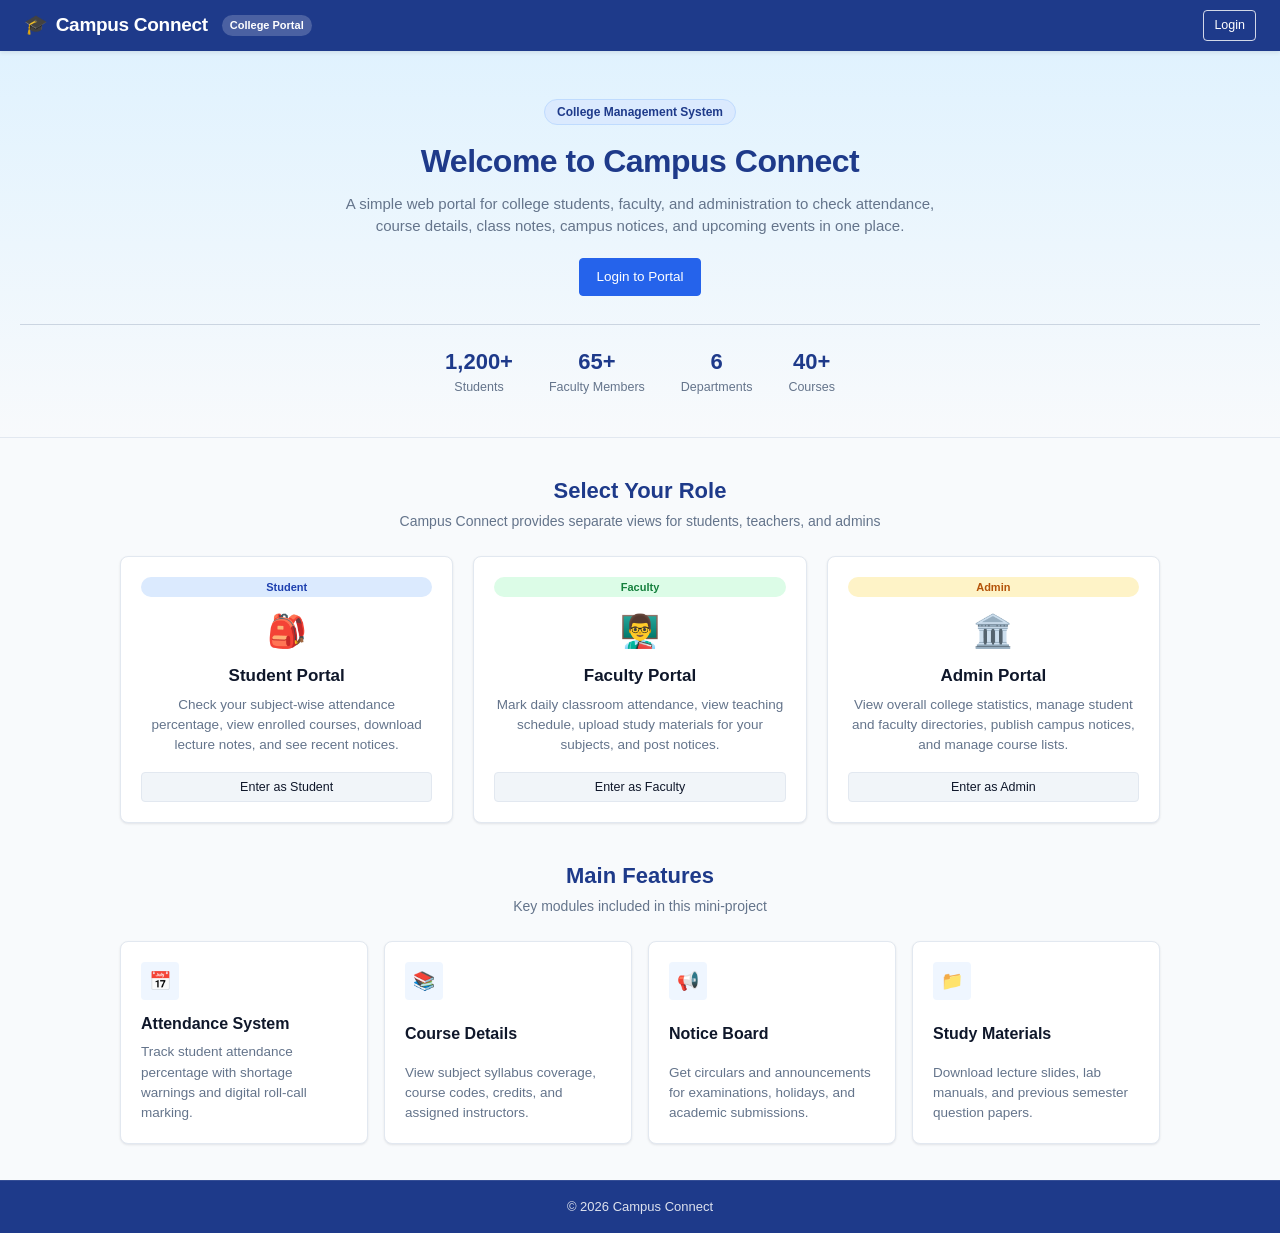
<file: index.html>
<!DOCTYPE html>
<html lang="en">

<head>
  <meta charset="UTF-8">
  <meta name="viewport" content="width=device-width, initial-scale=1.0">
  <title>Campus Connect - College Portal</title>
  <link rel="stylesheet" href="css/style.css?v=50">
</head>

<body>

  <!-- Topbar -->
  <header class="topbar">
    <div class="brand-wrap">
      <a href="index.html" class="logo">
        <span>🎓</span>
        <span>Campus Connect</span>
      </a>
      <span class="logo-badge">College Portal</span>
    </div>

    <div class="topbar-actions">
      <a href="login.html" class="btn btn-outline btn-sm">Login</a>
    </div>
  </header>

  <!-- Hero Section -->
  <section class="hero">
    <span class="hero-pill">College Management System</span>
    <h2>Welcome to Campus Connect</h2>
    <p>
      A simple web portal for college students, faculty, and administration to check attendance,
      course details, class notes, campus notices, and upcoming events in one place.
    </p>

    <div class="hero-btns">
      <a href="login.html" class="btn btn-filled">Login to Portal</a>
    </div>

    <!-- Quick Stats Strip -->
    <div class="stats-strip">
      <div class="stat-item">
        <div class="stat-number">1,200+</div>
        <div class="stat-label">Students</div>
      </div>
      <div class="stat-item">
        <div class="stat-number">65+</div>
        <div class="stat-label">Faculty Members</div>
      </div>
      <div class="stat-item">
        <div class="stat-number">6</div>
        <div class="stat-label">Departments</div>
      </div>
      <div class="stat-item">
        <div class="stat-number">40+</div>
        <div class="stat-label">Courses</div>
      </div>
    </div>
  </section>

  <!-- Three Roles Section -->
  <section class="home-section">
    <div class="section-title">
      <h3>Select Your Role</h3>
      <p>Campus Connect provides separate views for students, teachers, and admins</p>
    </div>

    <div class="grid-3">
      <!-- Student Role Card -->
      <div class="role-card">
        <span class="role-badge-tag tag-student">Student</span>
        <div style="font-size: 32px; margin-bottom: 8px;">🎒</div>
        <h4>Student Portal</h4>
        <p>Check your subject-wise attendance percentage, view enrolled courses, download lecture notes, and see recent
          notices.</p>
        <a href="login.html" class="btn btn-secondary btn-sm full-width"
          onclick="localStorage.setItem('campus_role', 'student')">Enter as Student</a>
      </div>

      <!-- Faculty Role Card -->
      <div class="role-card">
        <span class="role-badge-tag tag-faculty">Faculty</span>
        <div style="font-size: 32px; margin-bottom: 8px;">👨‍🏫</div>
        <h4>Faculty Portal</h4>
        <p>Mark daily classroom attendance, view teaching schedule, upload study materials for your subjects, and post
          notices.</p>
        <a href="login.html" class="btn btn-secondary btn-sm full-width"
          onclick="localStorage.setItem('campus_role', 'faculty')">Enter as Faculty</a>
      </div>

      <!-- Admin Role Card -->
      <div class="role-card">
        <span class="role-badge-tag tag-admin">Admin</span>
        <div style="font-size: 32px; margin-bottom: 8px;">🏛️</div>
        <h4>Admin Portal</h4>
        <p>View overall college statistics, manage student and faculty directories, publish campus notices, and manage
          course lists.</p>
        <a href="login.html" class="btn btn-secondary btn-sm full-width"
          onclick="localStorage.setItem('campus_role', 'admin')">Enter as Admin</a>
      </div>
    </div>
  </section>

  <!-- Features Section -->
  <section class="home-section" style="padding-top: 0;">
    <div class="section-title">
      <h3>Main Features</h3>
      <p>Key modules included in this mini-project</p>
    </div>

    <div class="grid-4">
      <div class="feature-card">
        <div class="feature-icon">📅</div>
        <h4>Attendance System</h4>
        <p>Track student attendance percentage with shortage warnings and digital roll-call marking.</p>
      </div>

      <div class="feature-card">
        <div class="feature-icon">📚</div>
        <h4>Course Details</h4>
        <p>View subject syllabus coverage, course codes, credits, and assigned instructors.</p>
      </div>

      <div class="feature-card">
        <div class="feature-icon">📢</div>
        <h4>Notice Board</h4>
        <p>Get circulars and announcements for examinations, holidays, and academic submissions.</p>
      </div>

      <div class="feature-card">
        <div class="feature-icon">📁</div>
        <h4>Study Materials</h4>
        <p>Download lecture slides, lab manuals, and previous semester question papers.</p>
      </div>
    </div>
  </section>

  <!-- Footer -->
  <footer class="footer">
    <p>&copy; 2026 Campus Connect</p>
  </footer>

  <script src="js/script.js?v=50"></script>
</body>

</html>
</file>
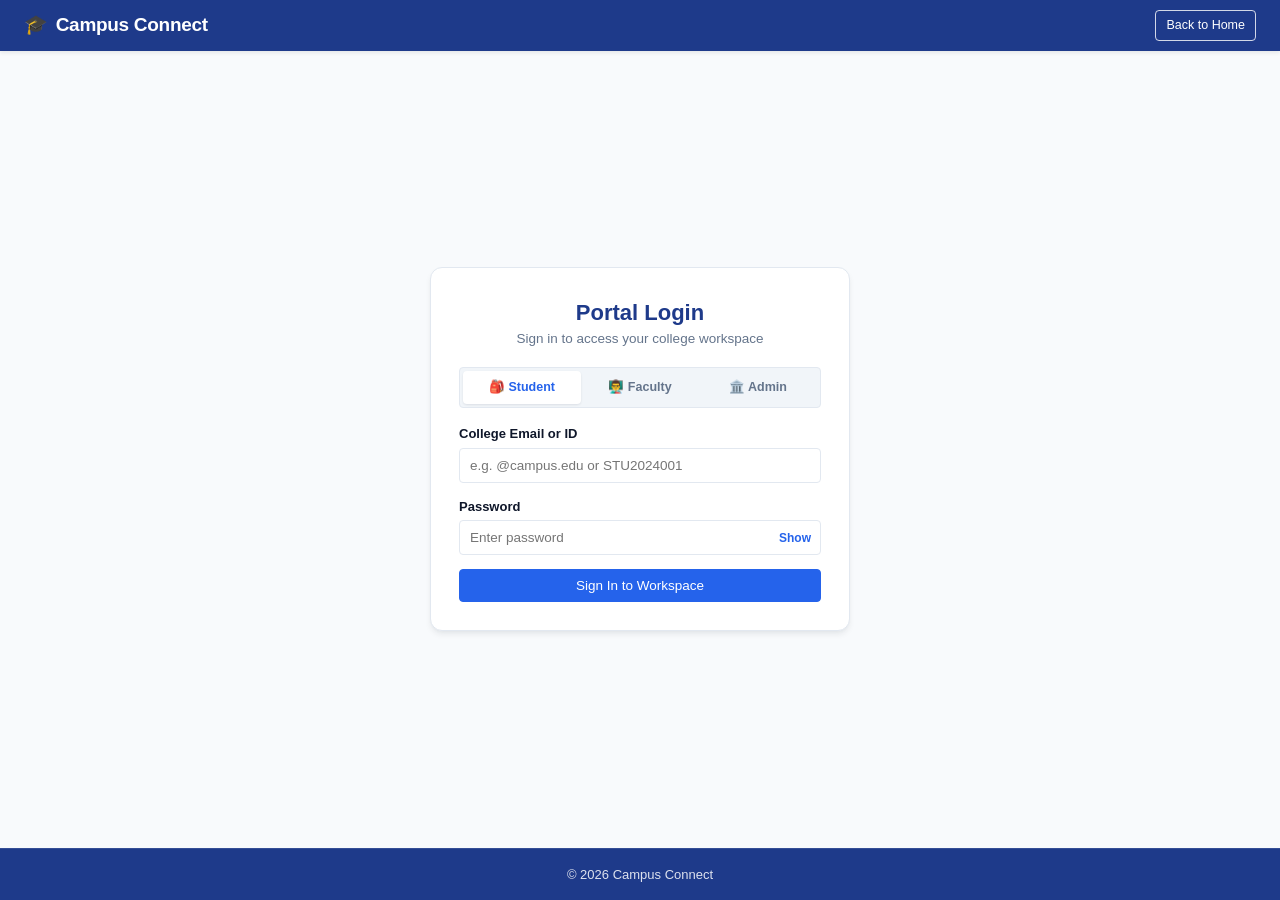
<file: attendance.html>
<!DOCTYPE html>
<html lang="en">
<head>
  <meta charset="UTF-8">
  <meta name="viewport" content="width=device-width, initial-scale=1.0">
  <title>Attendance - Campus Connect</title>
  <link rel="stylesheet" href="css/style.css?v=50">
</head>
<body>

  <!-- Topbar -->
  <header class="topbar">
    <div class="brand-wrap">
      <span class="menu-btn" id="menuBtn">&#9776;</span>
      <a href="dashboard.html" class="logo">
        <span>🎓</span>
        <span>Campus Connect</span>
      </a>
    </div>

    <div class="topbar-actions">
      <div class="role-switch-box">
        <span>Role:</span>
        <select id="globalRoleSelect">
          <option value="student">Student</option>
          <option value="faculty">Faculty</option>
          <option value="admin">Admin</option>
        </select>
      </div>

      <a href="profile.html" class="user-chip">
        <div class="user-avatar-mini" id="topbarAvatar">A</div>
        <span id="topbarUserName">John Snow</span>
      </a>
    </div>
  </header>

  <div class="dashboard-wrap">
    
    <!-- Mobile Drawer Overlay -->
    <div class="sidebar-overlay" id="sidebarOverlay"></div>

    <!-- Sidebar -->
    <aside class="sidebar" id="sidebar">
      <div class="sidebar-heading">Navigation</div>
      <nav class="sidebar-nav" id="sidebarNav"></nav>
    </aside>

    <!-- Main Content -->
    <main class="main-content">
      <div class="page-header">
        <div>
          <h2>Academic Attendance Record</h2>
          <p>Real-time attendance tracking and classroom roll-call session</p>
        </div>
        <div class="page-actions">
          <span class="badge badge-success" id="presentCountDisplay">Overall: 85% Attendance</span>
        </div>
      </div>

      <!-- Student Attendance Overview Cards -->
      <div class="card-grid" style="margin-bottom: 24px;">
        <div class="stat-card stat-green">
          <div class="stat-card-header"><span class="stat-card-title">Overall Attendance</span><span class="stat-card-icon">📈</span></div>
          <div class="stat-card-value">85.4%</div>
          <div class="stat-card-desc">106 of 124 Total Lectures</div>
          <div class="progress-bar-bg"><div class="progress-bar-fill progress-green" style="width: 85%;"></div></div>
        </div>

        <div class="stat-card">
          <div class="stat-card-header"><span class="stat-card-title">Classes Attended</span><span class="stat-card-icon">✅</span></div>
          <div class="stat-card-value">106</div>
          <div class="stat-card-desc">Present sessions</div>
        </div>

        <div class="stat-card stat-amber">
          <div class="stat-card-header"><span class="stat-card-title">Classes Missed</span><span class="stat-card-icon">⚠️</span></div>
          <div class="stat-card-value">18</div>
          <div class="stat-card-desc">Excused & Unexcused</div>
        </div>

        <div class="stat-card stat-purple">
          <div class="stat-card-header"><span class="stat-card-title">Eligibility Criteria</span><span class="stat-card-icon">🎯</span></div>
          <div class="stat-card-value">Eligible</div>
          <div class="stat-card-desc">Above 75% Board Threshold</div>
        </div>
      </div>

      <!-- Subject-Wise Breakdown Table -->
      <div class="card" style="margin-bottom: 24px;">
        <div class="card-header-row">
          <h3>Subject-Wise Attendance Summary</h3>
          <span class="badge badge-info">Semester 6</span>
        </div>

        <div class="table-container">
          <table class="data-table">
            <thead>
              <tr>
                <th>Code</th>
                <th>Course Name</th>
                <th>Instructor</th>
                <th>Held</th>
                <th>Attended</th>
                <th>Percentage</th>
                <th>Status</th>
              </tr>
            </thead>
            <tbody>
              <tr>
                <td><strong>CS601</strong></td>
                <td>Database Management Systems</td>
                <td>P B Patil</td>
                <td>28</td>
                <td>25</td>
                <td><strong>89.2%</strong></td>
                <td><span class="badge badge-success">Good</span></td>
              </tr>
              <tr>
                <td><strong>CS602</strong></td>
                <td>Computer Networks & Security</td>
                <td>Prof. Rajesh Verma</td>
                <td>26</td>
                <td>21</td>
                <td><strong>80.7%</strong></td>
                <td><span class="badge badge-success">Good</span></td>
              </tr>
              <tr>
                <td><strong>CS603</strong></td>
                <td>Design & Analysis of Algorithms</td>
                <td>Dr. Sneha Mukherjee</td>
                <td>30</td>
                <td>27</td>
                <td><strong>90.0%</strong></td>
                <td><span class="badge badge-success">Excellent</span></td>
              </tr>
              <tr>
                <td><strong>CS604</strong></td>
                <td>Software Engineering & Agile</td>
                <td>Prof. K. Raman</td>
                <td>24</td>
                <td>19</td>
                <td><strong>79.1%</strong></td>
                <td><span class="badge badge-warning">Shortage Warning</span></td>
              </tr>
              <tr>
                <td><strong>CS691</strong></td>
                <td>Database Practical Lab</td>
                <td>P B Patil</td>
                <td>16</td>
                <td>14</td>
                <td><strong>87.5%</strong></td>
                <td><span class="badge badge-success">Good</span></td>
              </tr>
            </tbody>
          </table>
        </div>
      </div>

      <!-- Interactive Faculty Roll-Call Demo Section -->
      <div class="card" id="facultyRollCallCard">
        <div class="card-header-row">
          <div>
            <h3>Interactive Classroom Roll-Call (Faculty Marking Demo)</h3>
            <p style="font-size: 13px; color: var(--text-muted); margin-top: 2px;">Click buttons to toggle between Present, Absent, and Late states</p>
          </div>
          <button class="btn btn-primary btn-sm" id="saveAttendanceBtn" onclick="saveFacultyAttendance()">Save Attendance</button>
        </div>

        <div class="table-container">
          <table class="data-table">
            <thead>
              <tr>
                <th>Roll No</th>
                <th>Student Name</th>
                <th>Department</th>
                <th>Semester</th>
                <th>Mark Status (Click to Toggle)</th>
              </tr>
            </thead>
            <tbody>
              <tr>
                <td><strong>CSE-2024-001</strong></td>
                <td>John Snow</td>
                <td>Computer Science</td>
                <td>6th Sem</td>
                <td><button type="button" class="btn btn-sm btn-success attend-toggle">Present</button></td>
              </tr>
              <tr>
                <td><strong>CSE-2024-002</strong></td>
                <td>Priya Patel</td>
                <td>Computer Science</td>
                <td>6th Sem</td>
                <td><button type="button" class="btn btn-sm btn-success attend-toggle">Present</button></td>
              </tr>
              <tr>
                <td><strong>CSE-2024-003</strong></td>
                <td>Aman Verma</td>
                <td>Computer Science</td>
                <td>6th Sem</td>
                <td><button type="button" class="btn btn-sm btn-danger attend-toggle">Absent</button></td>
              </tr>
              <tr>
                <td><strong>CSE-2024-004</strong></td>
                <td>Sneha Roy</td>
                <td>Computer Science</td>
                <td>6th Sem</td>
                <td><button type="button" class="btn btn-sm btn-success attend-toggle">Present</button></td>
              </tr>
              <tr>
                <td><strong>CSE-2024-005</strong></td>
                <td>Vikram Aditya</td>
                <td>Computer Science</td>
                <td>6th Sem</td>
                <td><button type="button" class="btn btn-sm btn-warning attend-toggle">Late</button></td>
              </tr>
              <tr>
                <td><strong>CSE-2024-006</strong></td>
                <td>Ananya Das</td>
                <td>Computer Science</td>
                <td>6th Sem</td>
                <td><button type="button" class="btn btn-sm btn-success attend-toggle">Present</button></td>
              </tr>
            </tbody>
          </table>
        </div>
      </div>

    </main>
  </div>

  <!-- Footer -->
  <footer class="footer">
    <p>&copy; 2026 Campus Connect</p>
  </footer>

  <script src="js/script.js?v=50"></script>
</body>
</html>
</file>
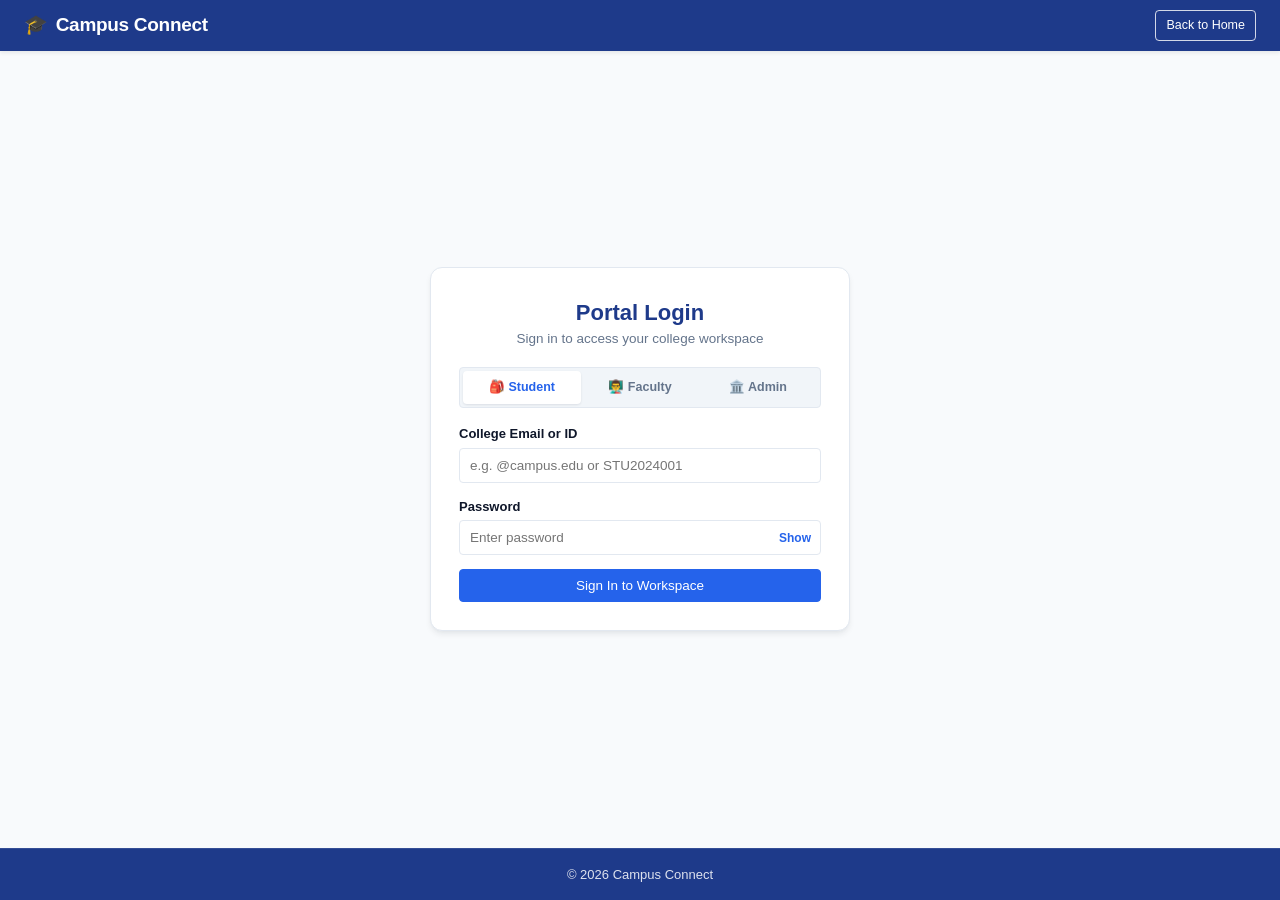
<file: courses.html>
<!DOCTYPE html>
<html lang="en">
<head>
  <meta charset="UTF-8">
  <meta name="viewport" content="width=device-width, initial-scale=1.0">
  <title>Courses - Campus Connect</title>
  <link rel="stylesheet" href="css/style.css?v=50">
</head>
<body>

  <!-- Topbar -->
  <header class="topbar">
    <div class="brand-wrap">
      <span class="menu-btn" id="menuBtn">&#9776;</span>
      <a href="dashboard.html" class="logo">
        <span>🎓</span>
        <span>Campus Connect</span>
      </a>
    </div>

    <div class="topbar-actions">
      <div class="role-switch-box">
        <span>Role:</span>
        <select id="globalRoleSelect">
          <option value="student">Student</option>
          <option value="faculty">Faculty</option>
          <option value="admin">Admin</option>
        </select>
      </div>

      <a href="profile.html" class="user-chip">
        <div class="user-avatar-mini" id="topbarAvatar">A</div>
        <span id="topbarUserName">John Snow</span>
      </a>
    </div>
  </header>

  <div class="dashboard-wrap">
    
    <!-- Mobile Drawer Overlay -->
    <div class="sidebar-overlay" id="sidebarOverlay"></div>

    <!-- Sidebar -->
    <aside class="sidebar" id="sidebar">
      <div class="sidebar-heading">Navigation</div>
      <nav class="sidebar-nav" id="sidebarNav"></nav>
    </aside>

    <!-- Main Content -->
    <main class="main-content">
      <div class="page-header">
        <div>
          <h2>Courses & Academic Curriculum</h2>
          <p>Explore enrolled subjects, syllabus schedules and course progress</p>
        </div>
        <div class="page-actions">
          <span class="badge badge-primary">Spring 2026</span>
        </div>
      </div>

      <!-- Search & Filter Bar -->
      <div class="filter-bar">
        <div class="search-input-wrap">
          <span class="search-icon">🔍</span>
          <input type="text" id="globalSearchInput" placeholder="Search course title, code or instructor...">
        </div>
        <button class="btn btn-primary btn-sm filter-btn active" data-filter="all">All Courses</button>
        <button class="btn btn-secondary btn-sm filter-btn" data-filter="core">Core Theory</button>
        <button class="btn btn-secondary btn-sm filter-btn" data-filter="lab">Practical Labs</button>
      </div>

      <!-- Courses Grid -->
      <div class="grid-3">
        
        <!-- Course 1 -->
        <div class="card filterable-item" data-category="core">
          <div class="card-header-row">
            <div>
              <span class="badge badge-primary">CS601</span>
              <span class="badge badge-secondary" style="margin-left: 4px;">4 Credits</span>
            </div>
            <span class="badge badge-success">Active</span>
          </div>
          <h3 style="font-size: 17px; margin-bottom: 6px;">Database Management Systems</h3>
          <p style="font-size: 13.5px; color: var(--text-muted); margin-bottom: 12px;">Instructor: P B Patil • Room 304</p>
          <div style="font-size: 12.5px; color: var(--text-muted); margin-bottom: 4px; display: flex; justify-content: space-between;">
            <span>Syllabus Coverage</span>
            <strong>80%</strong>
          </div>
          <div class="progress-bar-bg" style="margin-bottom: 16px;">
            <div class="progress-bar-fill progress-green" style="width: 80%;"></div>
          </div>
          <div style="display: flex; gap: 8px;">
            <a href="materials.html" class="btn btn-secondary btn-sm full-width">Notes</a>
            <a href="attendance.html" class="btn btn-secondary btn-sm full-width">Attendance</a>
          </div>
        </div>

        <!-- Course 2 -->
        <div class="card filterable-item" data-category="core">
          <div class="card-header-row">
            <div>
              <span class="badge badge-primary">CS602</span>
              <span class="badge badge-secondary" style="margin-left: 4px;">4 Credits</span>
            </div>
            <span class="badge badge-success">Active</span>
          </div>
          <h3 style="font-size: 17px; margin-bottom: 6px;">Computer Networks & Security</h3>
          <p style="font-size: 13.5px; color: var(--text-muted); margin-bottom: 12px;">Instructor: Prof. Rajesh Verma • Room 202</p>
          <div style="font-size: 12.5px; color: var(--text-muted); margin-bottom: 4px; display: flex; justify-content: space-between;">
            <span>Syllabus Coverage</span>
            <strong>65%</strong>
          </div>
          <div class="progress-bar-bg" style="margin-bottom: 16px;">
            <div class="progress-bar-fill progress-amber" style="width: 65%;"></div>
          </div>
          <div style="display: flex; gap: 8px;">
            <a href="materials.html" class="btn btn-secondary btn-sm full-width">Notes</a>
            <a href="attendance.html" class="btn btn-secondary btn-sm full-width">Attendance</a>
          </div>
        </div>

        <!-- Course 3 -->
        <div class="card filterable-item" data-category="core">
          <div class="card-header-row">
            <div>
              <span class="badge badge-primary">CS603</span>
              <span class="badge badge-secondary" style="margin-left: 4px;">4 Credits</span>
            </div>
            <span class="badge badge-success">Active</span>
          </div>
          <h3 style="font-size: 17px; margin-bottom: 6px;">Design & Analysis of Algorithms</h3>
          <p style="font-size: 13.5px; color: var(--text-muted); margin-bottom: 12px;">Instructor: Dr. Sneha Mukherjee • Room 301</p>
          <div style="font-size: 12.5px; color: var(--text-muted); margin-bottom: 4px; display: flex; justify-content: space-between;">
            <span>Syllabus Coverage</span>
            <strong>75%</strong>
          </div>
          <div class="progress-bar-bg" style="margin-bottom: 16px;">
            <div class="progress-bar-fill progress-green" style="width: 75%;"></div>
          </div>
          <div style="display: flex; gap: 8px;">
            <a href="materials.html" class="btn btn-secondary btn-sm full-width">Notes</a>
            <a href="attendance.html" class="btn btn-secondary btn-sm full-width">Attendance</a>
          </div>
        </div>

        <!-- Course 4 -->
        <div class="card filterable-item" data-category="core">
          <div class="card-header-row">
            <div>
              <span class="badge badge-primary">CS604</span>
              <span class="badge badge-secondary" style="margin-left: 4px;">3 Credits</span>
            </div>
            <span class="badge badge-success">Active</span>
          </div>
          <h3 style="font-size: 17px; margin-bottom: 6px;">Software Engineering & Agile</h3>
          <p style="font-size: 13.5px; color: var(--text-muted); margin-bottom: 12px;">Instructor: Prof. K. Raman • Room 105</p>
          <div style="font-size: 12.5px; color: var(--text-muted); margin-bottom: 4px; display: flex; justify-content: space-between;">
            <span>Syllabus Coverage</span>
            <strong>90%</strong>
          </div>
          <div class="progress-bar-bg" style="margin-bottom: 16px;">
            <div class="progress-bar-fill progress-green" style="width: 90%;"></div>
          </div>
          <div style="display: flex; gap: 8px;">
            <a href="materials.html" class="btn btn-secondary btn-sm full-width">Notes</a>
            <a href="attendance.html" class="btn btn-secondary btn-sm full-width">Attendance</a>
          </div>
        </div>

        <!-- Course 5 -->
        <div class="card filterable-item" data-category="lab">
          <div class="card-header-row">
            <div>
              <span class="badge badge-info">CS691</span>
              <span class="badge badge-secondary" style="margin-left: 4px;">2 Credits</span>
            </div>
            <span class="badge badge-success">Lab</span>
          </div>
          <h3 style="font-size: 17px; margin-bottom: 6px;">Database & SQL Practical Lab</h3>
          <p style="font-size: 13.5px; color: var(--text-muted); margin-bottom: 12px;">Instructor: P B Patil • Lab Block 2</p>
          <div style="font-size: 12.5px; color: var(--text-muted); margin-bottom: 4px; display: flex; justify-content: space-between;">
            <span>Syllabus Coverage</span>
            <strong>85%</strong>
          </div>
          <div class="progress-bar-bg" style="margin-bottom: 16px;">
            <div class="progress-bar-fill progress-green" style="width: 85%;"></div>
          </div>
          <div style="display: flex; gap: 8px;">
            <a href="materials.html" class="btn btn-secondary btn-sm full-width">Notes</a>
            <a href="attendance.html" class="btn btn-secondary btn-sm full-width">Attendance</a>
          </div>
        </div>

        <!-- Course 6 -->
        <div class="card filterable-item" data-category="lab">
          <div class="card-header-row">
            <div>
              <span class="badge badge-info">CS692</span>
              <span class="badge badge-secondary" style="margin-left: 4px;">2 Credits</span>
            </div>
            <span class="badge badge-success">Lab</span>
          </div>
          <h3 style="font-size: 17px; margin-bottom: 6px;">Network Socket Programming Lab</h3>
          <p style="font-size: 13.5px; color: var(--text-muted); margin-bottom: 12px;">Instructor: Prof. Rajesh Verma • Lab Block 4</p>
          <div style="font-size: 12.5px; color: var(--text-muted); margin-bottom: 4px; display: flex; justify-content: space-between;">
            <span>Syllabus Coverage</span>
            <strong>70%</strong>
          </div>
          <div class="progress-bar-bg" style="margin-bottom: 16px;">
            <div class="progress-bar-fill progress-green" style="width: 70%;"></div>
          </div>
          <div style="display: flex; gap: 8px;">
            <a href="materials.html" class="btn btn-secondary btn-sm full-width">Notes</a>
            <a href="attendance.html" class="btn btn-secondary btn-sm full-width">Attendance</a>
          </div>
        </div>

      </div>
    </main>
  </div>

  <!-- Footer -->
  <footer class="footer">
    <p>&copy; 2026 Campus Connect</p>
  </footer>

  <script src="js/script.js?v=50"></script>
</body>
</html>
</file>
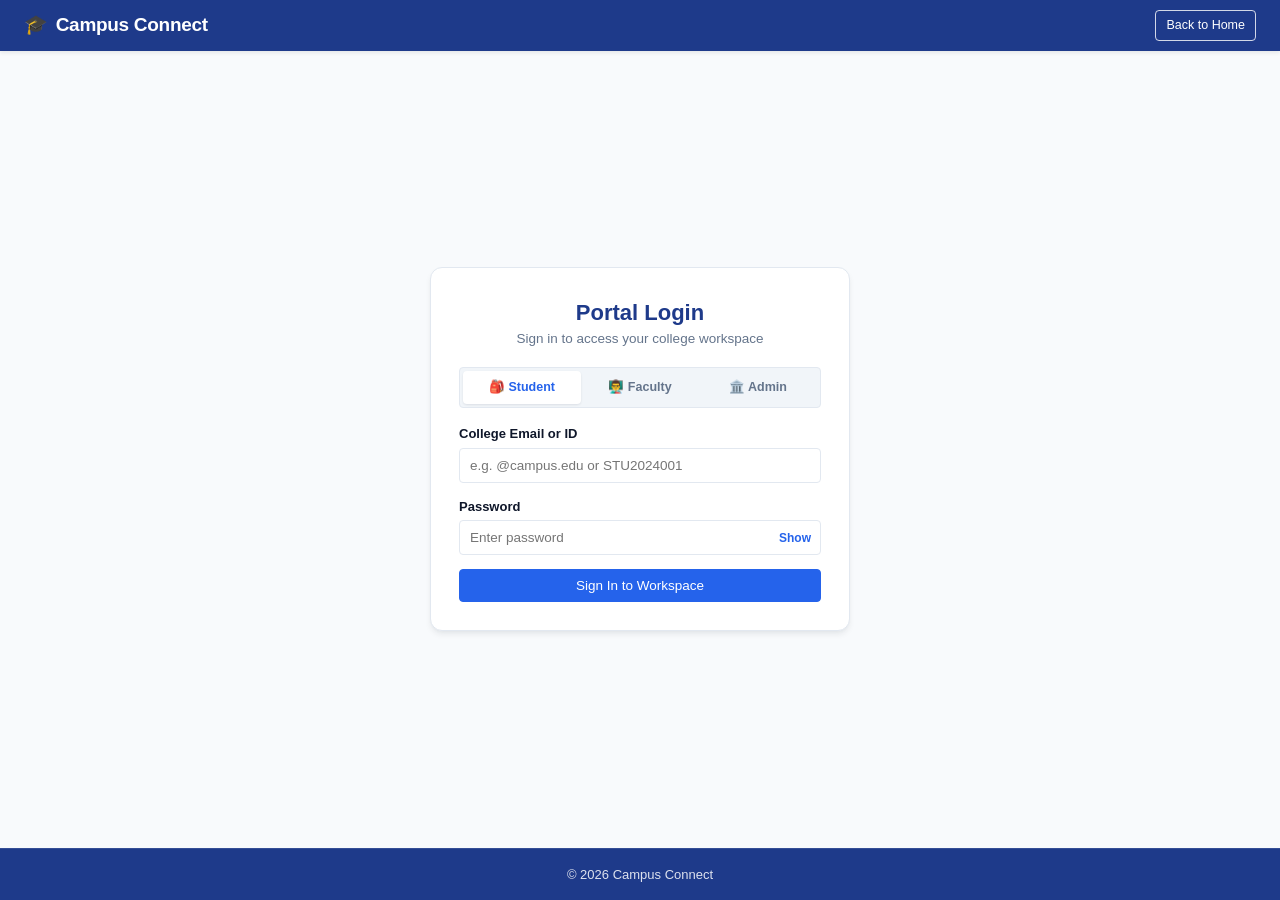
<file: dashboard.html>
<!DOCTYPE html>
<html lang="en">
<head>
  <meta charset="UTF-8">
  <meta name="viewport" content="width=device-width, initial-scale=1.0">
  <title>Dashboard - Campus Connect</title>
  <link rel="stylesheet" href="css/style.css?v=50">
</head>
<body>

  <!-- Topbar -->
  <header class="topbar">
    <div class="brand-wrap">
      <span class="menu-btn" id="menuBtn">&#9776;</span>
      <a href="dashboard.html" class="logo">
        <span>🎓</span>
        <span>Campus Connect</span>
      </a>
    </div>

    <div class="topbar-actions">
      <!-- Role Switcher for Viva Demo -->
      <div class="role-switch-box">
        <span>Role:</span>
        <select id="globalRoleSelect">
          <option value="student">Student</option>
          <option value="faculty">Faculty</option>
          <option value="admin">Admin</option>
        </select>
      </div>

      <a href="profile.html" class="user-chip">
        <div class="user-avatar-mini" id="topbarAvatar">A</div>
        <span id="topbarUserName">John Snow</span>
      </a>
    </div>
  </header>

  <div class="dashboard-wrap">

    <!-- Mobile Drawer Overlay -->
    <div class="sidebar-overlay" id="sidebarOverlay"></div>

    <!-- Sidebar -->
    <aside class="sidebar" id="sidebar">
      <div class="sidebar-heading">Navigation</div>
      <nav class="sidebar-nav" id="sidebarNav"></nav>
    </aside>

    <!-- Main Content -->
    <main class="main-content">
      
      <!-- Welcome Banner -->
      <div class="welcome-banner">
        <div class="welcome-text">
          <h3 id="welcomeMsg">Welcome, Student!</h3>
          <p>Spring Semester 2026 • Computer Science Department</p>
        </div>
        <div class="welcome-meta">
          <div>
            <strong>Role:</strong>
            <span id="welcomeRole">Student</span>
          </div>
          <div>
            <strong>Status:</strong>
            <span class="badge badge-success">Active</span>
          </div>
        </div>
      </div>

      <!-- Role Stats Grid -->
      <div class="card-grid" id="dashboardWidgets">
        <!-- Injected via JavaScript based on Active Role -->
      </div>

      <!-- Recent Notices & Events -->
      <div class="grid-2" style="margin-bottom: 20px;">
        
        <!-- Notices -->
        <div class="card">
          <div class="card-header-row">
            <h3>📢 Recent Notices</h3>
            <a href="notices.html" class="btn btn-secondary btn-sm">View All</a>
          </div>
          <div class="item-list">
            <div class="list-item">
              <div class="list-item-main">
                <span class="badge badge-danger" style="margin-bottom: 3px;">Important</span>
                <h4>Mid-Semester Exam Timetable Released</h4>
                <p>Theory examinations will begin from March 15, 2026.</p>
              </div>
              <div class="list-item-date">Feb 24, 2026</div>
            </div>

            <div class="list-item">
              <div class="list-item-main">
                <span class="badge badge-primary" style="margin-bottom: 3px;">Academic</span>
                <h4>Mini Project 50% Submission Due</h4>
                <p>Submit your intermediate project report to your mentor by Friday.</p>
              </div>
              <div class="list-item-date">Feb 22, 2026</div>
            </div>

            <div class="list-item">
              <div class="list-item-main">
                <span class="badge badge-info" style="margin-bottom: 3px;">Library</span>
                <h4>Library Reading Room Timings Extended</h4>
                <p>Library will stay open till 9:00 PM on weekdays during exams.</p>
              </div>
              <div class="list-item-date">Feb 18, 2026</div>
            </div>
          </div>
        </div>

        <!-- Events -->
        <div class="card">
          <div class="card-header-row">
            <h3>🎉 Upcoming Events</h3>
            <a href="events.html" class="btn btn-secondary btn-sm">View All</a>
          </div>
          <div class="item-list">
            <div class="list-item">
              <div class="list-item-main">
                <span class="badge badge-success" style="margin-bottom: 3px;">Workshop</span>
                <h4>Web Development & Cloud Hands-On</h4>
                <p>Seminar Hall B • 10:00 AM to 03:00 PM</p>
              </div>
              <div class="list-item-date">Mar 02, 2026</div>
            </div>

            <div class="list-item">
              <div class="list-item-main">
                <span class="badge badge-warning" style="margin-bottom: 3px;">Sports</span>
                <h4>Inter-Branch Football Tournament</h4>
                <p>Main College Ground • Preliminary Matches</p>
              </div>
              <div class="list-item-date">Mar 08, 2026</div>
            </div>

            <div class="list-item">
              <div class="list-item-main">
                <span class="badge badge-info" style="margin-bottom: 3px;">Seminar</span>
                <h4>Technical Seminar on Machine Learning</h4>
                <p>Auditorium • Guest Speaker from Industry</p>
              </div>
              <div class="list-item-date">Mar 14, 2026</div>
            </div>
          </div>
        </div>

      </div>

      <!-- Quick Shortcuts -->
      <div class="card">
        <div class="card-header-row">
          <h3>⚡ Quick Links</h3>
        </div>
        <div id="dashboardQuickLinks" style="display: flex; gap: 10px; flex-wrap: wrap;">
          <a href="courses.html" class="btn btn-secondary btn-sm">📚 View Courses</a>
          <a href="materials.html" class="btn btn-secondary btn-sm">📁 Study Notes</a>
          <a href="notices.html" class="btn btn-secondary btn-sm">📢 Notice Board</a>
          <a href="settings.html" class="btn btn-secondary btn-sm">⚙️ Settings</a>
        </div>
      </div>

    </main>
  </div>

  <!-- Footer -->
  <footer class="footer">
    <p>&copy; 2026 Campus Connect</p>
  </footer>

  <script src="js/script.js?v=50"></script>
</body>
</html>
</file>
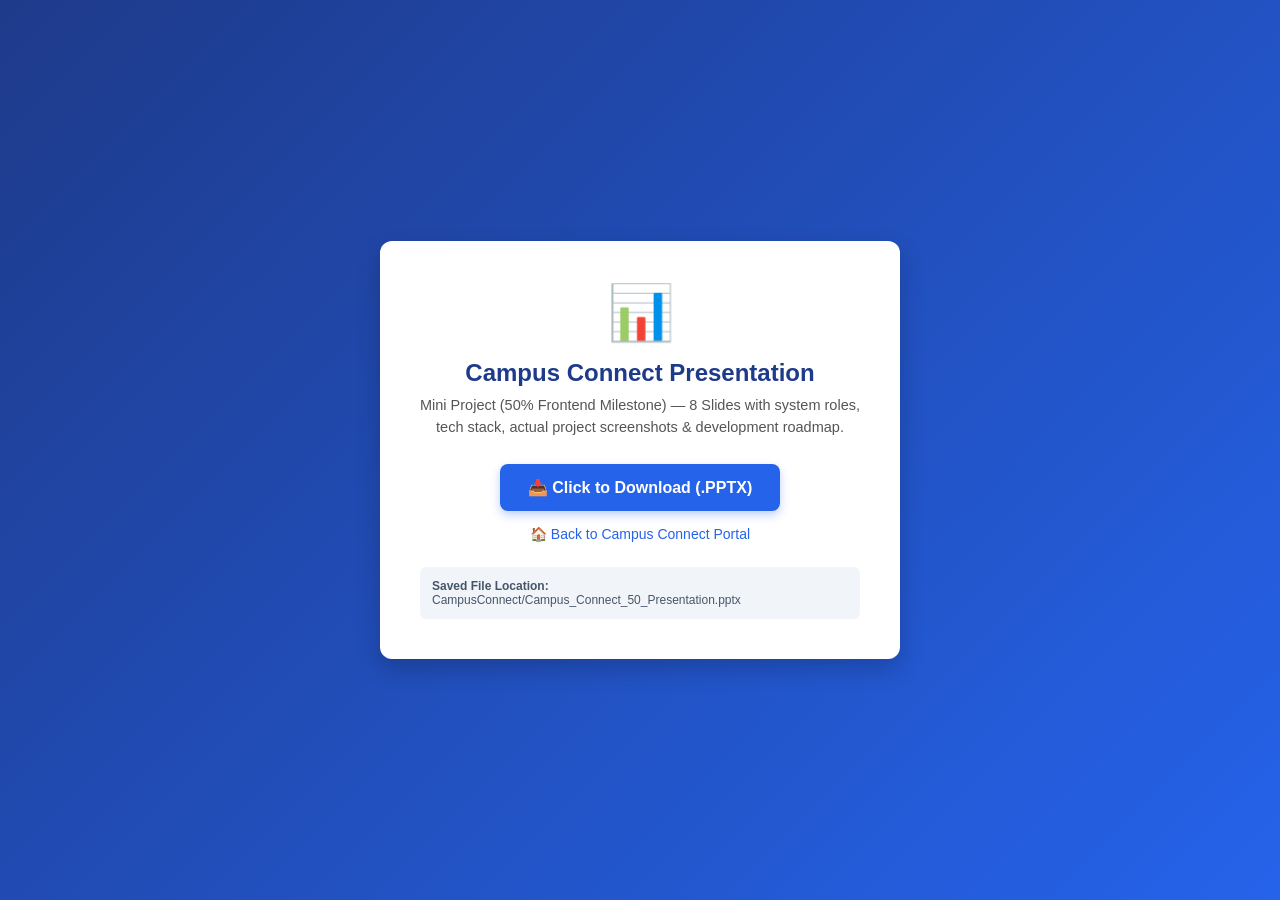
<file: doc.html>
<!DOCTYPE html>
<html lang="en">
<head>
  <meta charset="UTF-8">
  <meta name="viewport" content="width=device-width, initial-scale=1.0">
  <title>Download Campus Connect 50% Presentation</title>
  <style>
    * {
      margin: 0;
      padding: 0;
      box-sizing: border-box;
      font-family: 'Segoe UI', Tahoma, Geneva, Verdana, sans-serif;
    }
    body {
      background: linear-gradient(135deg, #1e3a8a 0%, #2563eb 100%);
      min-height: 100vh;
      display: flex;
      align-items: center;
      justify-content: center;
      padding: 20px;
    }
    .download-box {
      background-color: #ffffff;
      border-radius: 12px;
      padding: 40px;
      max-width: 520px;
      width: 100%;
      text-align: center;
      box-shadow: 0 10px 25px rgba(0,0,0,0.2);
    }
    .icon {
      font-size: 54px;
      margin-bottom: 15px;
    }
    h2 {
      color: #1e3a8a;
      font-size: 24px;
      margin-bottom: 8px;
    }
    p {
      color: #555;
      font-size: 14.5px;
      margin-bottom: 25px;
      line-height: 1.5;
    }
    .btn-download {
      display: inline-block;
      background-color: #2563eb;
      color: #ffffff;
      font-size: 16px;
      font-weight: 600;
      padding: 14px 28px;
      border-radius: 8px;
      text-decoration: none;
      transition: all 0.2s ease;
      box-shadow: 0 4px 10px rgba(37, 99, 235, 0.3);
    }
    .btn-download:hover {
      background-color: #1d4ed8;
      transform: translateY(-2px);
    }
    .btn-deck {
      display: block;
      margin-top: 15px;
      color: #2563eb;
      text-decoration: none;
      font-size: 14px;
      font-weight: 500;
    }
    .btn-deck:hover {
      text-decoration: underline;
    }
    .path-info {
      margin-top: 25px;
      padding: 12px;
      background-color: #f1f5f9;
      border-radius: 6px;
      font-size: 12px;
      color: #475569;
      word-break: break-all;
      text-align: left;
    }
  </style>
</head>
<body>

  <div class="download-box">
    <div class="icon">📊</div>
    <h2>Campus Connect Presentation</h2>
    <p>Mini Project (50% Frontend Milestone) — 8 Slides with system roles, tech stack, actual project screenshots & development roadmap.</p>
    
    <a id="downloadLink" href="Campus_Connect_50_Presentation.pptx" download="Campus_Connect_50_Presentation.pptx" class="btn-download">
      📥 Click to Download (.PPTX)
    </a>

    <a href="index.html" class="btn-deck">
      🏠 Back to Campus Connect Portal
    </a>

    <div class="path-info">
      <strong>Saved File Location:</strong><br>
      <code>CampusConnect/Campus_Connect_50_Presentation.pptx</code>
    </div>
  </div>

  <script>
    // Auto trigger download when page opens
    window.addEventListener('DOMContentLoaded', function() {
      const dl = document.getElementById('downloadLink');
      if (dl) {
        setTimeout(() => {
          dl.click();
        }, 500);
      }
    });
  </script>
</body>
</html>
</file>
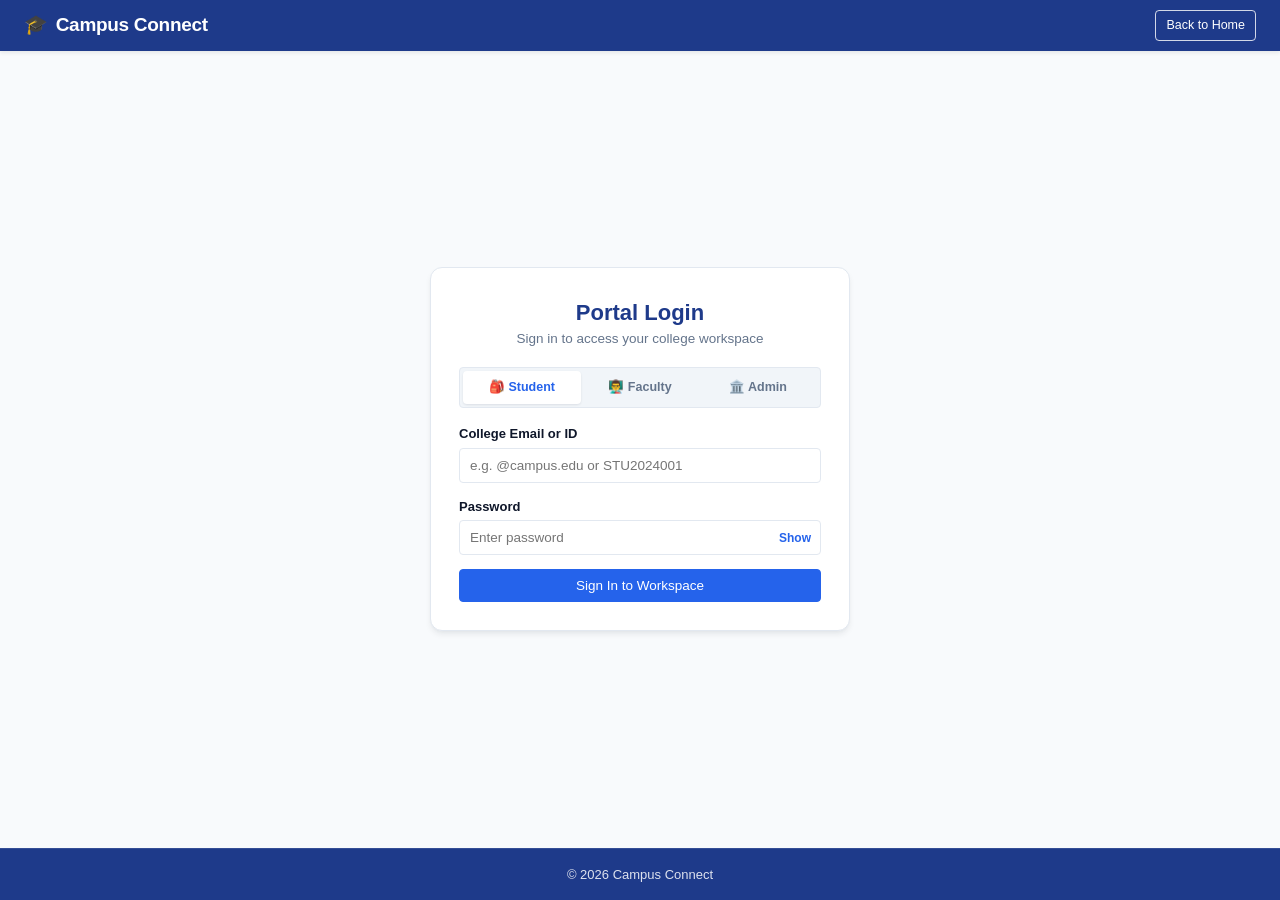
<file: events.html>
<!DOCTYPE html>
<html lang="en">
<head>
  <meta charset="UTF-8">
  <meta name="viewport" content="width=device-width, initial-scale=1.0">
  <title>Events - Campus Connect</title>
  <link rel="stylesheet" href="css/style.css?v=50">
</head>
<body>

  <!-- Topbar -->
  <header class="topbar">
    <div class="brand-wrap">
      <span class="menu-btn" id="menuBtn">&#9776;</span>
      <a href="dashboard.html" class="logo">
        <span>🎓</span>
        <span>Campus Connect</span>
      </a>
    </div>

    <div class="topbar-actions">
      <div class="role-switch-box">
        <span>Role:</span>
        <select id="globalRoleSelect">
          <option value="student">Student</option>
          <option value="faculty">Faculty</option>
          <option value="admin">Admin</option>
        </select>
      </div>

      <a href="profile.html" class="user-chip">
        <div class="user-avatar-mini" id="topbarAvatar">A</div>
        <span id="topbarUserName">John Snow</span>
      </a>
    </div>
  </header>

  <div class="dashboard-wrap">
    
    <!-- Mobile Drawer Overlay -->
    <div class="sidebar-overlay" id="sidebarOverlay"></div>

    <!-- Sidebar -->
    <aside class="sidebar" id="sidebar">
      <div class="sidebar-heading">Navigation</div>
      <nav class="sidebar-nav" id="sidebarNav"></nav>
    </aside>

    <!-- Main Content -->
    <main class="main-content">
      <div class="page-header">
        <div>
          <h2>Campus Events & Activities</h2>
          <p>Discover workshops, competitions, cultural festivals and seminars</p>
        </div>
        <div class="page-actions">
          <span class="badge badge-primary">Semester 6 Calendar</span>
        </div>
      </div>

      <!-- Search & Filters -->
      <div class="filter-bar">
        <div class="search-input-wrap">
          <span class="search-icon">🔍</span>
          <input type="text" id="globalSearchInput" placeholder="Search event by name, venue or speaker...">
        </div>
        <button class="btn btn-primary btn-sm filter-btn active" data-filter="all">All Events</button>
        <button class="btn btn-secondary btn-sm filter-btn" data-filter="workshop">Workshops</button>
        <button class="btn btn-secondary btn-sm filter-btn" data-filter="sports">Sports</button>
        <button class="btn btn-secondary btn-sm filter-btn" data-filter="cultural">Cultural</button>
        <button class="btn btn-secondary btn-sm filter-btn" data-filter="seminar">Seminars</button>
      </div>

      <!-- Events Grid -->
      <div class="grid-3">
        
        <!-- Event 1 -->
        <div class="card filterable-item" data-category="workshop">
          <div class="card-header-row">
            <span class="badge badge-success">Workshop</span>
            <span class="badge badge-info">Mar 02, 2026</span>
          </div>
          <h3 style="font-size: 17px; margin-bottom: 6px;">Web & Cloud Computing BootCamp</h3>
          <p style="font-size: 13.5px; color: var(--text-muted); margin-bottom: 12px;">
            A hands-on session exploring modern web architectures, API design principles, and cloud deployments.
          </p>
          <div style="font-size: 12.5px; color: var(--text-light); margin-bottom: 16px;">
            <div>📍 <strong>Venue:</strong> Seminar Hall B</div>
            <div>⏰ <strong>Time:</strong> 10:00 AM - 04:00 PM</div>
          </div>
          <button class="btn btn-primary btn-sm full-width" onclick="this.classList.replace('btn-primary', 'btn-success'); this.textContent = '✓ Registered';">Register Now</button>
        </div>

        <!-- Event 2 -->
        <div class="card filterable-item" data-category="sports">
          <div class="card-header-row">
            <span class="badge badge-warning">Sports</span>
            <span class="badge badge-info">Mar 08, 2026</span>
          </div>
          <h3 style="font-size: 17px; margin-bottom: 6px;">Annual Inter-Department Football Cup</h3>
          <p style="font-size: 13.5px; color: var(--text-muted); margin-bottom: 12px;">
            Annual championship matches between engineering departments. Open for student spectators and team cheerers.
          </p>
          <div style="font-size: 12.5px; color: var(--text-light); margin-bottom: 16px;">
            <div>📍 <strong>Venue:</strong> Main College Sports Ground</div>
            <div>⏰ <strong>Time:</strong> 02:30 PM Onwards</div>
          </div>
          <button class="btn btn-secondary btn-sm full-width" onclick="alert('Fixture details downloaded (Demo).');">View Fixtures</button>
        </div>

        <!-- Event 3 -->
        <div class="card filterable-item" data-category="seminar">
          <div class="card-header-row">
            <span class="badge badge-info">Seminar</span>
            <span class="badge badge-info">Mar 14, 2026</span>
          </div>
          <h3 style="font-size: 17px; margin-bottom: 6px;">Industry Expert Talk on AI & Robotics</h3>
          <p style="font-size: 13.5px; color: var(--text-muted); margin-bottom: 12px;">
            Keynote speech by invited researchers discussing next-generation automation and autonomous systems.
          </p>
          <div style="font-size: 12.5px; color: var(--text-light); margin-bottom: 16px;">
            <div>📍 <strong>Venue:</strong> Auditorium Block</div>
            <div>⏰ <strong>Time:</strong> 11:00 AM - 01:00 PM</div>
          </div>
          <button class="btn btn-primary btn-sm full-width" onclick="this.classList.replace('btn-primary', 'btn-success'); this.textContent = '✓ Seat Reserved';">Reserve Seat</button>
        </div>

        <!-- Event 4 -->
        <div class="card filterable-item" data-category="cultural">
          <div class="card-header-row">
            <span class="badge badge-danger">Cultural</span>
            <span class="badge badge-info">Mar 22, 2026</span>
          </div>
          <h3 style="font-size: 17px; margin-bottom: 6px;">TechWave Cultural Evening & Music Fest</h3>
          <p style="font-size: 13.5px; color: var(--text-muted); margin-bottom: 12px;">
            Annual college evening featuring student musical bands, stage plays, dance competitions, and food stalls.
          </p>
          <div style="font-size: 12.5px; color: var(--text-light); margin-bottom: 16px;">
            <div>📍 <strong>Venue:</strong> Open Air Amphitheatre</div>
            <div>⏰ <strong>Time:</strong> 05:00 PM - 09:30 PM</div>
          </div>
          <button class="btn btn-secondary btn-sm full-width" onclick="alert('Free entry for all registered students with college ID.')">Event Pass Info</button>
        </div>

        <!-- Event 5 -->
        <div class="card filterable-item" data-category="workshop">
          <div class="card-header-row">
            <span class="badge badge-success">Workshop</span>
            <span class="badge badge-info">Mar 28, 2026</span>
          </div>
          <h3 style="font-size: 17px; margin-bottom: 6px;">Git, GitHub & Open-Source Masterclass</h3>
          <p style="font-size: 13.5px; color: var(--text-muted); margin-bottom: 12px;">
            Practical branch management, merge conflict resolution, pull request workflows, and contributing to open-source.
          </p>
          <div style="font-size: 12.5px; color: var(--text-light); margin-bottom: 16px;">
            <div>📍 <strong>Venue:</strong> Computer Lab 3</div>
            <div>⏰ <strong>Time:</strong> 01:30 PM - 04:30 PM</div>
          </div>
          <button class="btn btn-primary btn-sm full-width" onclick="this.classList.replace('btn-primary', 'btn-success'); this.textContent = '✓ Registered';">Register Now</button>
        </div>

        <!-- Event 6 -->
        <div class="card filterable-item" data-category="seminar">
          <div class="card-header-row">
            <span class="badge badge-info">Seminar</span>
            <span class="badge badge-info">Apr 04, 2026</span>
          </div>
          <h3 style="font-size: 17px; margin-bottom: 6px;">Higher Studies & Research Opportunities</h3>
          <p style="font-size: 13.5px; color: var(--text-muted); margin-bottom: 12px;">
            Guidance seminar on GATE, GRE, Masters abroad, and international research fellowships for engineering graduates.
          </p>
          <div style="font-size: 12.5px; color: var(--text-light); margin-bottom: 16px;">
            <div>📍 <strong>Venue:</strong> Seminar Hall A</div>
            <div>⏰ <strong>Time:</strong> 03:00 PM - 05:00 PM</div>
          </div>
          <button class="btn btn-primary btn-sm full-width" onclick="this.classList.replace('btn-primary', 'btn-success'); this.textContent = '✓ Seat Reserved';">Reserve Seat</button>
        </div>

      </div>

    </main>
  </div>

  <!-- Footer -->
  <footer class="footer">
    <p>&copy; 2026 Campus Connect</p>
  </footer>

  <script src="js/script.js?v=50"></script>
</body>
</html>
</file>
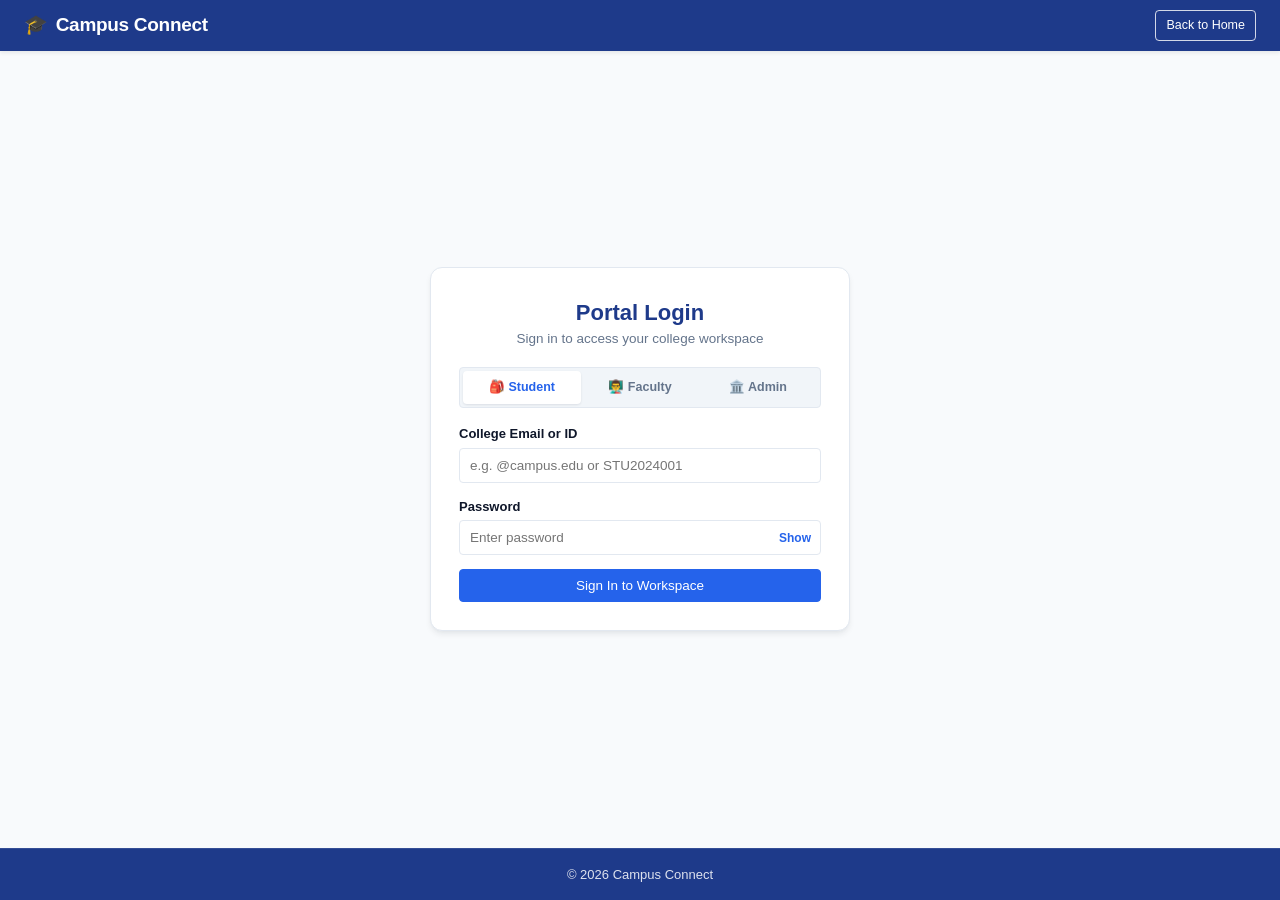
<file: login.html>
<!DOCTYPE html>
<html lang="en">
<head>
  <meta charset="UTF-8">
  <meta name="viewport" content="width=device-width, initial-scale=1.0">
  <title>Login - Campus Connect</title>
  <link rel="stylesheet" href="css/style.css?v=50">
</head>
<body>

  <!-- Topbar -->
  <header class="topbar">
    <div class="brand-wrap">
      <a href="index.html" class="logo">
        <span>🎓</span>
        <span>Campus Connect</span>
      </a>
    </div>
    <div class="topbar-actions">
      <a href="index.html" class="btn btn-outline btn-sm">Back to Home</a>
    </div>
  </header>

  <!-- Login Form Section -->
  <section class="form-section">
    <div class="form-box">
      <div class="form-header">
        <h2>Portal Login</h2>
        <p>Sign in to access your college workspace</p>
      </div>

      <!-- Role Selector Tabs -->
      <div class="role-tabs">
        <div class="role-tab active" data-role="student">🎒 Student</div>
        <div class="role-tab" data-role="faculty">👨‍🏫 Faculty</div>
        <div class="role-tab" data-role="admin">🏛️ Admin</div>
      </div>

      <form id="loginForm">
        <div class="form-group">
          <label for="loginId">College Email or ID</label>
          <input type="text" id="loginId" class="form-input" placeholder="e.g. @campus.edu or STU2024001">
        </div>

        <div class="form-group">
          <label for="loginPassword">Password</label>
          <div class="password-box">
            <input type="password" id="loginPassword" class="form-input" placeholder="Enter password">
            <span class="toggle-pass" data-target="loginPassword">Show</span>
          </div>
        </div>

        <p class="error-msg" id="loginError"></p>

        <button type="submit" class="btn btn-filled full-width">Sign In to Workspace</button>
      </form>
    </div>
  </section>

  <!-- Footer -->
  <footer class="footer">
    <p>&copy; 2026 Campus Connect</p>
  </footer>

  <script src="js/script.js?v=50"></script>
</body>
</html>
</file>
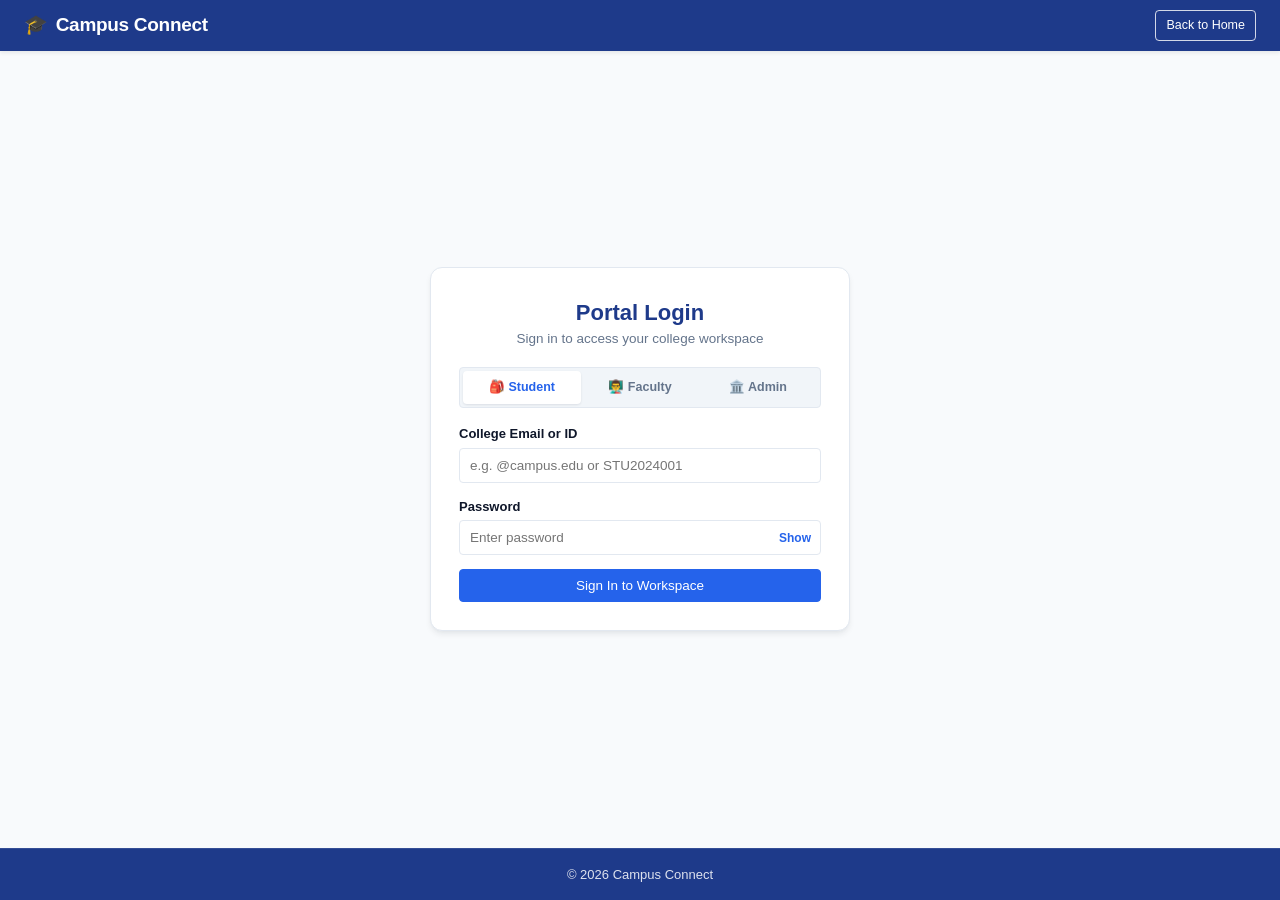
<file: materials.html>
<!DOCTYPE html>
<html lang="en">
<head>
  <meta charset="UTF-8">
  <meta name="viewport" content="width=device-width, initial-scale=1.0">
  <title>Study Materials - Campus Connect</title>
  <link rel="stylesheet" href="css/style.css?v=50">
</head>
<body>

  <!-- Topbar -->
  <header class="topbar">
    <div class="brand-wrap">
      <span class="menu-btn" id="menuBtn">&#9776;</span>
      <a href="dashboard.html" class="logo">
        <span>🎓</span>
        <span>Campus Connect</span>
      </a>
    </div>

    <div class="topbar-actions">
      <div class="role-switch-box">
        <span>Role:</span>
        <select id="globalRoleSelect">
          <option value="student">Student</option>
          <option value="faculty">Faculty</option>
          <option value="admin">Admin</option>
        </select>
      </div>

      <a href="profile.html" class="user-chip">
        <div class="user-avatar-mini" id="topbarAvatar">A</div>
        <span id="topbarUserName">John Snow</span>
      </a>
    </div>
  </header>

  <div class="dashboard-wrap">
    
    <!-- Mobile Drawer Overlay -->
    <div class="sidebar-overlay" id="sidebarOverlay"></div>

    <!-- Sidebar -->
    <aside class="sidebar" id="sidebar">
      <div class="sidebar-heading">Navigation</div>
      <nav class="sidebar-nav" id="sidebarNav"></nav>
    </aside>

    <!-- Main Content -->
    <main class="main-content">
      <div class="page-header">
        <div>
          <h2>Study Materials & Notes Repository</h2>
          <p>Access lecture slides, lab manuals, question banks and syllabus documents</p>
        </div>
        <div class="page-actions" id="materialsPageActions">
          <button class="btn btn-primary btn-sm" id="uploadMaterialBtn" onclick="openModal('uploadMaterialModal')">📤 Upload Material</button>
        </div>
      </div>

      <!-- Search & Filters -->
      <div class="filter-bar">
        <div class="search-input-wrap">
          <span class="search-icon">🔍</span>
          <input type="text" id="globalSearchInput" placeholder="Search material name, subject or topic...">
        </div>
        <button class="btn btn-primary btn-sm filter-btn active" data-filter="all">All Materials</button>
        <button class="btn btn-secondary btn-sm filter-btn" data-filter="notes">Lecture Notes</button>
        <button class="btn btn-secondary btn-sm filter-btn" data-filter="lab">Lab Manuals</button>
        <button class="btn btn-secondary btn-sm filter-btn" data-filter="exam">Question Papers</button>
      </div>

      <!-- Materials List -->
      <div class="table-container">
        <table class="data-table">
          <thead>
            <tr>
              <th>Document Name</th>
              <th>Subject</th>
              <th>Category</th>
              <th>Uploaded By</th>
              <th>Size</th>
              <th>Action</th>
            </tr>
          </thead>
          <tbody>
            <tr class="filterable-item" data-category="notes">
              <td>
                <strong>📄 Module 1: Relational Algebra & SQL Normalization</strong>
                <div style="font-size: 12px; color: var(--text-muted);">PDF Document • Updated Feb 20, 2026</div>
              </td>
              <td>DBMS (CS601)</td>
              <td><span class="badge badge-primary">Lecture Notes</span></td>
              <td>P B Patil</td>
              <td>4.2 MB</td>
              <td><button class="btn btn-secondary btn-sm" onclick="alert('Downloading: Module 1 DBMS Notes.pdf')">📥 Download</button></td>
            </tr>

            <tr class="filterable-item" data-category="lab">
              <td>
                <strong>📘 DBMS Practical Lab Manual (Queries & Triggers)</strong>
                <div style="font-size: 12px; color: var(--text-muted);">PDF Document • Updated Feb 15, 2026</div>
              </td>
              <td>DBMS Lab (CS691)</td>
              <td><span class="badge badge-success">Lab Manual</span></td>
              <td>P B Patil</td>
              <td>2.8 MB</td>
              <td><button class="btn btn-secondary btn-sm" onclick="alert('Downloading: DBMS Lab Manual.pdf')">📥 Download</button></td>
            </tr>

            <tr class="filterable-item" data-category="notes">
              <td>
                <strong>📄 TCP/IP Protocol Suite & Subnetting Handout</strong>
                <div style="font-size: 12px; color: var(--text-muted);">PDF Document • Updated Feb 18, 2026</div>
              </td>
              <td>Networks (CS602)</td>
              <td><span class="badge badge-primary">Lecture Notes</span></td>
              <td>Prof. Rajesh Verma</td>
              <td>3.5 MB</td>
              <td><button class="btn btn-secondary btn-sm" onclick="alert('Downloading: TCP-IP Handout.pdf')">📥 Download</button></td>
            </tr>

            <tr class="filterable-item" data-category="lab">
              <td>
                <strong>📘 Socket Programming in C & Java Guide</strong>
                <div style="font-size: 12px; color: var(--text-muted);">ZIP Archive • Updated Feb 10, 2026</div>
              </td>
              <td>Networks Lab (CS692)</td>
              <td><span class="badge badge-success">Lab Manual</span></td>
              <td>Prof. Rajesh Verma</td>
              <td>6.1 MB</td>
              <td><button class="btn btn-secondary btn-sm" onclick="alert('Downloading: Socket Programming Code.zip')">📥 Download</button></td>
            </tr>

            <tr class="filterable-item" data-category="exam">
              <td>
                <strong>📝 Previous 3 Years Mid-Term Solved Question Papers</strong>
                <div style="font-size: 12px; color: var(--text-muted);">PDF Document • Updated Feb 12, 2026</div>
              </td>
              <td>Algorithms (CS603)</td>
              <td><span class="badge badge-warning">Question Papers</span></td>
              <td>Academic Cell</td>
              <td>5.4 MB</td>
              <td><button class="btn btn-secondary btn-sm" onclick="alert('Downloading: Algorithms Question Bank.pdf')">📥 Download</button></td>
            </tr>

            <tr class="filterable-item" data-category="notes">
              <td>
                <strong>📄 Agile Methodology & Scrum Framework Slides</strong>
                <div style="font-size: 12px; color: var(--text-muted);">PPTX Document • Updated Feb 08, 2026</div>
              </td>
              <td>Software Eng (CS604)</td>
              <td><span class="badge badge-primary">Lecture Notes</span></td>
              <td>Prof. K. Raman</td>
              <td>8.0 MB</td>
              <td><button class="btn btn-secondary btn-sm" onclick="alert('Downloading: Agile Scrum Slides.pptx')">📥 Download</button></td>
            </tr>
          </tbody>
        </table>
      </div>

    </main>
  </div>

  <!-- Upload Material Modal -->
  <div class="modal-overlay" id="uploadMaterialModal">
    <div class="modal-box">
      <div class="modal-header">
        <h3>Upload Study Material</h3>
        <span class="modal-close" onclick="closeModal('uploadMaterialModal')">&times;</span>
      </div>
      <div class="modal-body">
        <div class="form-group">
          <label>Resource Title</label>
          <input type="text" class="form-input" placeholder="e.g. Unit 3 Dynamic Programming Notes">
        </div>
        <div class="form-group">
          <label>Course / Subject</label>
          <select class="form-select">
            <option>CS601 - Database Management Systems</option>
            <option>CS602 - Computer Networks</option>
            <option>CS603 - Design & Analysis of Algorithms</option>
            <option>CS604 - Software Engineering</option>
          </select>
        </div>
        <div class="form-group">
          <label>Material Type</label>
          <select class="form-select">
            <option>Lecture Notes</option>
            <option>Lab Manual</option>
            <option>Previous Year Papers</option>
          </select>
        </div>
        <div class="form-group">
          <label>Select File (PDF, DOCX, ZIP)</label>
          <input type="file" class="form-input">
        </div>
      </div>
      <div class="modal-footer">
        <button class="btn btn-secondary btn-sm" onclick="closeModal('uploadMaterialModal')">Cancel</button>
        <button class="btn btn-primary btn-sm" onclick="alert('File uploaded to campus repository successfully (Demo)!'); closeModal('uploadMaterialModal');">Upload File</button>
      </div>
    </div>
  </div>

  <!-- Footer -->
  <footer class="footer">
    <p>&copy; 2026 Campus Connect</p>
  </footer>

  <script src="js/script.js?v=50"></script>
</body>
</html>
</file>
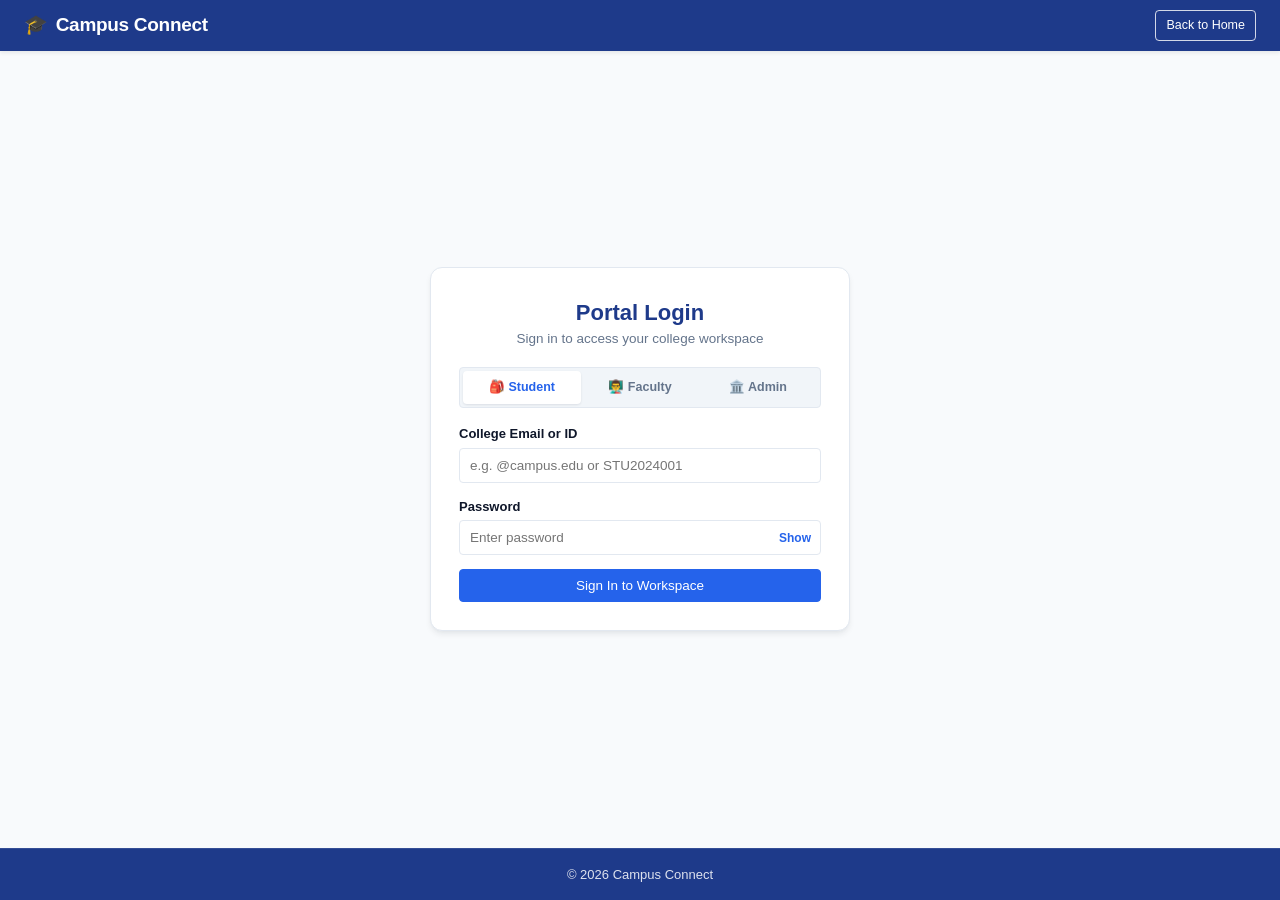
<file: notices.html>
<!DOCTYPE html>
<html lang="en">
<head>
  <meta charset="UTF-8">
  <meta name="viewport" content="width=device-width, initial-scale=1.0">
  <title>Notice Board - Campus Connect</title>
  <link rel="stylesheet" href="css/style.css?v=50">
</head>
<body>

  <!-- Topbar -->
  <header class="topbar">
    <div class="brand-wrap">
      <span class="menu-btn" id="menuBtn">&#9776;</span>
      <a href="dashboard.html" class="logo">
        <span>🎓</span>
        <span>Campus Connect</span>
      </a>
    </div>

    <div class="topbar-actions">
      <div class="role-switch-box">
        <span>Role:</span>
        <select id="globalRoleSelect">
          <option value="student">Student</option>
          <option value="faculty">Faculty</option>
          <option value="admin">Admin</option>
        </select>
      </div>

      <a href="profile.html" class="user-chip">
        <div class="user-avatar-mini" id="topbarAvatar">A</div>
        <span id="topbarUserName">John Snow</span>
      </a>
    </div>
  </header>

  <div class="dashboard-wrap">
    
    <!-- Mobile Drawer Overlay -->
    <div class="sidebar-overlay" id="sidebarOverlay"></div>

    <!-- Sidebar -->
    <aside class="sidebar" id="sidebar">
      <div class="sidebar-heading">Navigation</div>
      <nav class="sidebar-nav" id="sidebarNav"></nav>
    </aside>

    <!-- Main Content -->
    <main class="main-content">
      <div class="page-header">
        <div>
          <h2>Campus Notice Board</h2>
          <p>Official announcements, circulars and academic notifications</p>
        </div>
        <div class="page-actions" id="noticesPageActions">
          <button class="btn btn-primary btn-sm" id="postNoticeBtn" onclick="openModal('newNoticeModal')">+ Post Notice</button>
        </div>
      </div>

      <!-- Search & Category Filters -->
      <div class="filter-bar">
        <div class="search-input-wrap">
          <span class="search-icon">🔍</span>
          <input type="text" id="globalSearchInput" placeholder="Search notice title, keyword or publisher...">
        </div>
        <button class="btn btn-primary btn-sm filter-btn active" data-filter="all">All Notices</button>
        <button class="btn btn-secondary btn-sm filter-btn" data-filter="exam">Examinations</button>
        <button class="btn btn-secondary btn-sm filter-btn" data-filter="academic">Academic</button>
        <button class="btn btn-secondary btn-sm filter-btn" data-filter="event">Campus Events</button>
      </div>

      <!-- Notices List -->
      <div class="item-list">
        
        <!-- Notice 1 -->
        <div class="card filterable-item" data-category="exam">
          <div class="card-header-row">
            <div>
              <span class="badge badge-danger">Urgent Notice</span>
              <span class="badge badge-primary" style="margin-left: 4px;">Examinations</span>
            </div>
            <span class="list-item-date">Published: Feb 24, 2026</span>
          </div>
          <h3 style="font-size: 18px; margin-bottom: 8px;">Mid-Semester Theory & Practical Examination Schedule</h3>
          <p style="font-size: 14px; color: var(--text-muted); line-height: 1.6; margin-bottom: 12px;">
            The Mid-Term examinations for all B.Tech 2nd, 3rd, and 4th-year students will officially commence from March 15th, 2026.
            Students must carry their college identity cards to the examination halls. The detailed timetable is available for download on the notice board.
          </p>
          <div style="font-size: 12.5px; color: var(--text-light); display: flex; justify-content: space-between; align-items: center;">
            <span>Issued by: Controller of Examinations</span>
            <button class="btn btn-secondary btn-sm" onclick="alert('Downloading Schedule PDF (Demo)...')">📥 Download Timetable</button>
          </div>
        </div>

        <!-- Notice 2 -->
        <div class="card filterable-item" data-category="academic">
          <div class="card-header-row">
            <div>
              <span class="badge badge-primary">Academic</span>
              <span class="badge badge-info" style="margin-left: 4px;">Project Deliverables</span>
            </div>
            <span class="list-item-date">Published: Feb 22, 2026</span>
          </div>
          <h3 style="font-size: 18px; margin-bottom: 8px;">Submission Deadline for 50% Mini-Project Milestone</h3>
          <p style="font-size: 14px; color: var(--text-muted); line-height: 1.6; margin-bottom: 12px;">
            All 3rd-year engineering groups must submit their intermediate project report and functional UI walkthrough
            to their respective project mentors before Friday, 5:00 PM. No further extensions will be granted.
          </p>
          <div style="font-size: 12.5px; color: var(--text-light); display: flex; justify-content: space-between; align-items: center;">
            <span>Issued by: Department of Computer Science</span>
            <button class="btn btn-secondary btn-sm" onclick="alert('Submission portal active for enrolled groups.')">ℹ️ Guidelines</button>
          </div>
        </div>

        <!-- Notice 3 -->
        <div class="card filterable-item" data-category="event">
          <div class="card-header-row">
            <div>
              <span class="badge badge-success">Event</span>
              <span class="badge badge-secondary" style="margin-left: 4px;">Annual Fest</span>
            </div>
            <span class="list-item-date">Published: Feb 20, 2026</span>
          </div>
          <h3 style="font-size: 18px; margin-bottom: 8px;">Auditions Open for Annual Cultural Fest 'TechWave 2026'</h3>
          <p style="font-size: 14px; color: var(--text-muted); line-height: 1.6; margin-bottom: 12px;">
            Auditions for music, dance, drama, and debate societies will take place this weekend in the Main Auditorium.
            Interested students may register their names with the student activity council coordinators.
          </p>
          <div style="font-size: 12.5px; color: var(--text-light); display: flex; justify-content: space-between; align-items: center;">
            <span>Issued by: Student Affairs Committee</span>
            <a href="events.html" class="btn btn-secondary btn-sm">Explore Events</a>
          </div>
        </div>

        <!-- Notice 4 -->
        <div class="card filterable-item" data-category="academic">
          <div class="card-header-row">
            <div>
              <span class="badge badge-info">Library</span>
              <span class="badge badge-secondary" style="margin-left: 4px;">General</span>
            </div>
            <span class="list-item-date">Published: Feb 18, 2026</span>
          </div>
          <h3 style="font-size: 18px; margin-bottom: 8px;">Extended Digital Library & Reading Room Hours</h3>
          <p style="font-size: 14px; color: var(--text-muted); line-height: 1.6; margin-bottom: 12px;">
            In view of upcoming semester tests, the central library will remain operational from 8:00 AM to 10:00 PM on all working days and Saturdays.
            Free access to IEEE and ACM digital portals is enabled on the campus Wi-Fi network.
          </p>
          <div style="font-size: 12.5px; color: var(--text-light); display: flex; justify-content: space-between; align-items: center;">
            <span>Issued by: Chief Librarian</span>
            <span class="badge badge-success">Active Service</span>
          </div>
        </div>

      </div>

    </main>
  </div>

  <!-- Post Notice Modal -->
  <div class="modal-overlay" id="newNoticeModal">
    <div class="modal-box">
      <div class="modal-header">
        <h3>Publish New Notice</h3>
        <span class="modal-close" onclick="closeModal('newNoticeModal')">&times;</span>
      </div>
      <div class="modal-body">
        <div class="form-group">
          <label>Notice Title</label>
          <input type="text" class="form-input" id="modalNoticeTitle" placeholder="e.g. Schedule for Lab Practical Exam">
        </div>
        <div class="form-group">
          <label>Category</label>
          <select class="form-select" id="modalNoticeCat">
            <option value="exam">Examinations</option>
            <option value="academic">Academic</option>
            <option value="event">Campus Events</option>
          </select>
        </div>
        <div class="form-group">
          <label>Notice Details</label>
          <textarea class="form-input" id="modalNoticeBody" rows="4" placeholder="Enter complete announcement text..."></textarea>
        </div>
      </div>
      <div class="modal-footer">
        <button class="btn btn-secondary btn-sm" onclick="closeModal('newNoticeModal')">Cancel</button>
        <button class="btn btn-primary btn-sm" onclick="alert('Notice broadcasted successfully!'); closeModal('newNoticeModal');">Publish Notice</button>
      </div>
    </div>
  </div>

  <!-- Footer -->
  <footer class="footer">
    <p>&copy; 2026 Campus Connect</p>
  </footer>

  <script src="js/script.js?v=50"></script>
</body>
</html>
</file>
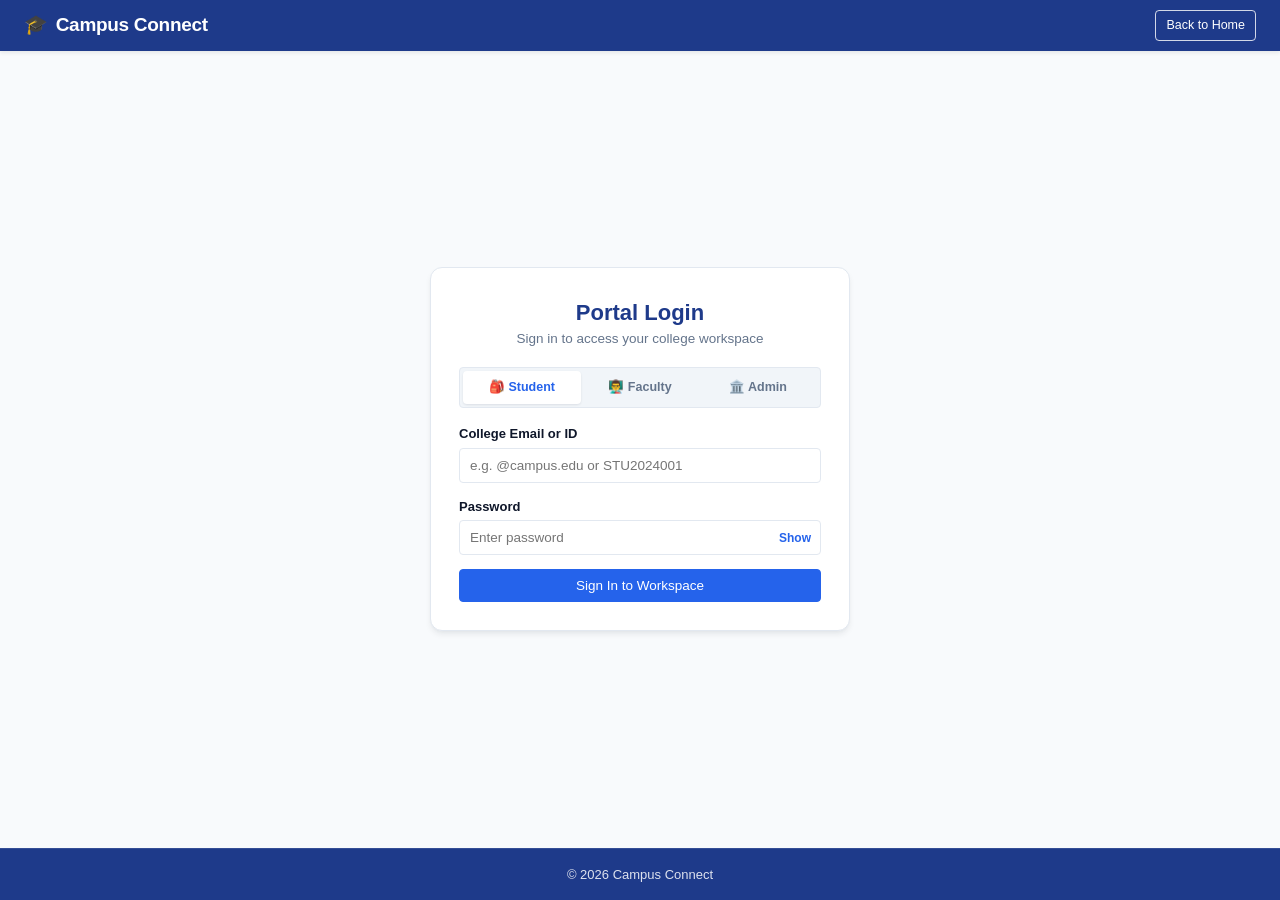
<file: profile.html>
<!DOCTYPE html>
<html lang="en">
<head>
  <meta charset="UTF-8">
  <meta name="viewport" content="width=device-width, initial-scale=1.0">
  <title>User Profile - Campus Connect</title>
  <link rel="stylesheet" href="css/style.css?v=50">
</head>
<body>

  <!-- Topbar -->
  <header class="topbar">
    <div class="brand-wrap">
      <span class="menu-btn" id="menuBtn">&#9776;</span>
      <a href="dashboard.html" class="logo">
        <span>🎓</span>
        <span>Campus Connect</span>
      </a>
    </div>

    <div class="topbar-actions">
      <div class="role-switch-box">
        <span>Role:</span>
        <select id="globalRoleSelect">
          <option value="student">Student</option>
          <option value="faculty">Faculty</option>
          <option value="admin">Admin</option>
        </select>
      </div>

      <a href="profile.html" class="user-chip">
        <div class="user-avatar-mini" id="topbarAvatar">A</div>
        <span id="topbarUserName">John Snow</span>
      </a>
    </div>
  </header>

  <div class="dashboard-wrap">
    
    <!-- Mobile Drawer Overlay -->
    <div class="sidebar-overlay" id="sidebarOverlay"></div>

    <!-- Sidebar -->
    <aside class="sidebar" id="sidebar">
      <div class="sidebar-heading">Navigation</div>
      <nav class="sidebar-nav" id="sidebarNav"></nav>
    </aside>

    <!-- Main Content -->
    <main class="main-content">
      <div class="page-header">
        <div>
          <h2>User Profile & Identity</h2>
          <p>Manage personal information and academic credentials</p>
        </div>
        <div class="page-actions">
          <button class="btn btn-secondary btn-sm" id="editProfileBtn">Edit Profile</button>
        </div>
      </div>

      <div class="profile-grid">
        
        <!-- Left: Avatar & Identity Card -->
        <div class="profile-card">
          <div class="profile-avatar-wrap">
            <img src="images/profile-placeholder.png" alt="Profile Avatar" class="profile-pic" id="profilePic">
          </div>
          <h3 class="profile-name" id="profileName">John Snow</h3>
          <div class="profile-role-tag">
            <span class="badge badge-primary" id="profileRoleTag">Student</span>
          </div>

          <div class="profile-details-list">
            <div class="profile-detail-row">
              <span class="profile-detail-label">Account Status</span>
              <span class="badge badge-success">Verified</span>
            </div>
            <div class="profile-detail-row">
              <span class="profile-detail-label">Member Since</span>
              <span class="profile-detail-val">July 2023</span>
            </div>
            <div class="profile-detail-row">
              <span class="profile-detail-label">Portal Access</span>
              <span class="profile-detail-val">Full Privileges</span>
            </div>
          </div>
        </div>

        <!-- Right: Information Details & Edit Form -->
        <div class="card">
          <div class="card-header-row">
            <h3>Detailed Credentials</h3>
            <span class="badge badge-info">ID Card Verified</span>
          </div>

          <!-- Display Mode -->
          <div id="profileDetails" class="item-list">
            <div class="list-item">
              <div class="list-item-main">
                <span class="info-label">Unique Identity ID</span>
                <h4 id="pId">STU2024001</h4>
              </div>
            </div>

            <div class="list-item">
              <div class="list-item-main">
                <span class="info-label">Official Email Address</span>
                <h4 id="pEmail">rahul@campus.edu</h4>
              </div>
            </div>

            <div class="list-item">
              <div class="list-item-main">
                <span class="info-label">Department / Faculty</span>
                <h4 id="pDept">Computer Science</h4>
              </div>
            </div>

            <div class="list-item">
              <div class="list-item-main">
                <span class="info-label" id="pExtraLabel">Academic Year</span>
                <h4 id="pExtra">3rd Year (6th Semester)</h4>
              </div>
            </div>
          </div>

          <!-- Edit Mode Form (Hidden by default) -->
          <div id="profileEditForm" style="display: none;">
            <div class="form-group">
              <label for="editName">Full Name</label>
              <input type="text" id="editName" class="form-input">
            </div>

            <div class="form-group">
              <label for="editEmail">Official Email</label>
              <input type="email" id="editEmail" class="form-input">
            </div>

            <div class="form-group">
              <label for="editDept">Department</label>
              <input type="text" id="editDept" class="form-input">
            </div>
          </div>

        </div>

      </div>
    </main>
  </div>

  <!-- Footer -->
  <footer class="footer">
    <p>&copy; 2026 Campus Connect</p>
  </footer>

  <script src="js/script.js?v=50"></script>
</body>
</html>
</file>
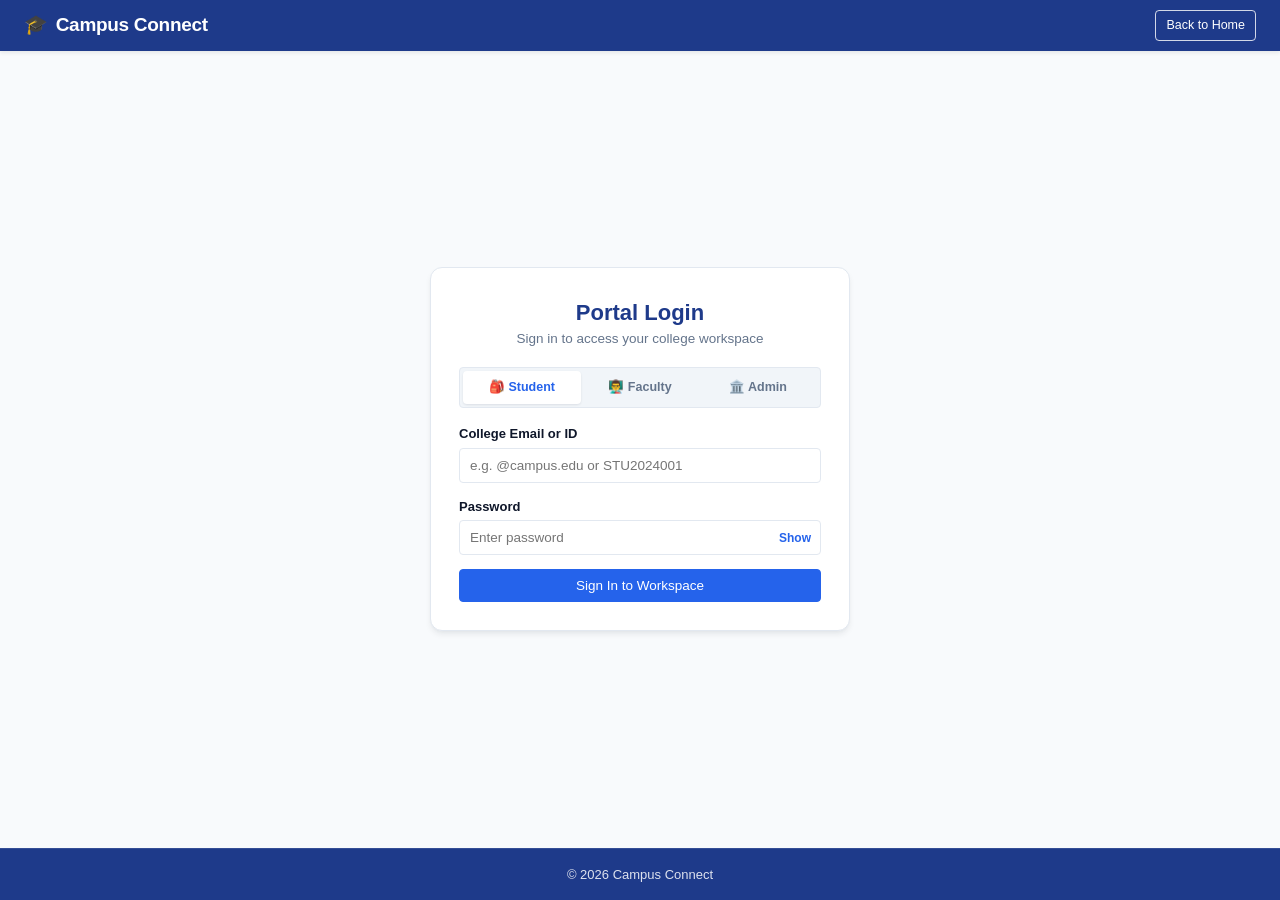
<file: results.html>
<!DOCTYPE html>
<html lang="en">
<head>
  <meta charset="UTF-8">
  <meta name="viewport" content="width=device-width, initial-scale=1.0">
  <title>Results - Campus Connect</title>
  <link rel="stylesheet" href="css/style.css?v=50">
</head>
<body>

  <!-- Topbar -->
  <header class="topbar">
    <div class="brand-wrap">
      <span class="menu-btn" id="menuBtn">&#9776;</span>
      <a href="dashboard.html" class="logo">
        <span>🎓</span>
        <span>Campus Connect</span>
      </a>
    </div>

    <div class="topbar-actions">
      <!-- Role Switcher for Demo -->
      <div class="role-switch-box">
        <span>Role:</span>
        <select id="globalRoleSelect">
          <option value="student">Student</option>
          <option value="faculty">Faculty</option>
          <option value="admin">Admin</option>
        </select>
      </div>

      <a href="profile.html" class="user-chip">
        <div class="user-avatar-mini" id="topbarAvatar">A</div>
        <span id="topbarUserName">John Snow</span>
      </a>
    </div>
  </header>

  <div class="dashboard-wrap">
    
    <!-- Mobile Drawer Overlay -->
    <div class="sidebar-overlay" id="sidebarOverlay"></div>

    <!-- Sidebar -->
    <aside class="sidebar" id="sidebar">
      <div class="sidebar-heading">Navigation</div>
      <nav class="sidebar-nav" id="sidebarNav"></nav>
    </aside>

    <!-- Main Content -->
    <main class="main-content">

      <!-- ==========================================
           1. STUDENT VIEW: My Results
           ========================================== -->
      <div id="studentResultView" style="display: none;">
        <div class="page-header">
          <div>
            <h2>My Academic Results</h2>
            <p>Semester-wise grade report, credit scores and performance summary</p>
          </div>
          <div class="page-actions">
            <select class="form-select" id="studentSemSelect" style="width: auto; padding: 6px 12px; font-weight: 600;">
              <option value="sem6">Semester 6 (Latest)</option>
              <option value="sem5">Semester 5</option>
              <option value="sem4">Semester 4</option>
            </select>
            <button class="btn btn-secondary btn-sm" onclick="window.print()">🖨️ Print Result</button>
          </div>
        </div>

        <!-- Student Summary Cards -->
        <div class="card-grid" style="margin-bottom: 20px;">
          <div class="stat-card stat-green">
            <div class="stat-card-header">Current SGPA</div>
            <div class="stat-card-value">8.85</div>
            <div class="stat-card-desc">Semester 6 Grade Point Average</div>
          </div>

          <div class="stat-card">
            <div class="stat-card-header">Cumulative CGPA</div>
            <div class="stat-card-value">8.72</div>
            <div class="stat-card-desc">Overall Academic Score</div>
          </div>

          <div class="stat-card stat-amber">
            <div class="stat-card-header">Total Credits</div>
            <div class="stat-card-value">22 / 22</div>
            <div class="stat-card-desc">Credits Cleared</div>
          </div>

          <div class="stat-card stat-purple">
            <div class="stat-card-header">Result Status</div>
            <div class="stat-card-value" style="color: var(--success); font-size: 20px;">PASSED</div>
            <div class="stat-card-desc">First Class with Distinction</div>
          </div>
        </div>

        <!-- Student Marks Table -->
        <div class="card">
          <div class="card-header-row">
            <h3>Subject-Wise Grade Card (Semester 6)</h3>
            <span class="badge badge-success">Official Published</span>
          </div>

          <div class="table-container">
            <table class="data-table">
              <thead>
                <tr>
                  <th>Code</th>
                  <th>Subject Name</th>
                  <th>Internal (30)</th>
                  <th>End-Sem (70)</th>
                  <th>Total (100)</th>
                  <th>Grade</th>
                  <th>Credits</th>
                  <th>Status</th>
                </tr>
              </thead>
              <tbody>
                <tr>
                  <td><strong>CS601</strong></td>
                  <td>Database Management Systems</td>
                  <td>27</td>
                  <td>61</td>
                  <td><strong>88</strong></td>
                  <td><span class="badge badge-success">A+</span></td>
                  <td>4</td>
                  <td><span class="badge badge-success">Pass</span></td>
                </tr>
                <tr>
                  <td><strong>CS602</strong></td>
                  <td>Computer Networks & Security</td>
                  <td>25</td>
                  <td>58</td>
                  <td><strong>83</strong></td>
                  <td><span class="badge badge-primary">A</span></td>
                  <td>4</td>
                  <td><span class="badge badge-success">Pass</span></td>
                </tr>
                <tr>
                  <td><strong>CS603</strong></td>
                  <td>Design & Analysis of Algorithms</td>
                  <td>28</td>
                  <td>64</td>
                  <td><strong>92</strong></td>
                  <td><span class="badge badge-success">O (Outstanding)</span></td>
                  <td>4</td>
                  <td><span class="badge badge-success">Pass</span></td>
                </tr>
                <tr>
                  <td><strong>CS604</strong></td>
                  <td>Software Engineering & Agile</td>
                  <td>24</td>
                  <td>55</td>
                  <td><strong>79</strong></td>
                  <td><span class="badge badge-info">B+</span></td>
                  <td>3</td>
                  <td><span class="badge badge-success">Pass</span></td>
                </tr>
                <tr>
                  <td><strong>CS691</strong></td>
                  <td>Database Practical Lab</td>
                  <td>28</td>
                  <td>67</td>
                  <td><strong>95</strong></td>
                  <td><span class="badge badge-success">O (Outstanding)</span></td>
                  <td>2</td>
                  <td><span class="badge badge-success">Pass</span></td>
                </tr>
                <tr>
                  <td><strong>CS692</strong></td>
                  <td>Network Socket Lab</td>
                  <td>26</td>
                  <td>62</td>
                  <td><strong>88</strong></td>
                  <td><span class="badge badge-success">A+</span></td>
                  <td>2</td>
                  <td><span class="badge badge-success">Pass</span></td>
                </tr>
              </tbody>
            </table>
          </div>
        </div>
      </div>

      <!-- ==========================================
           2. FACULTY VIEW: Enter Marks
           ========================================== -->
      <div id="facultyResultView" style="display: none;">
        <div class="page-header">
          <div>
            <h2>Enter Student Marks & Grades</h2>
            <p>Input and evaluate examination scores for assigned courses</p>
          </div>
          <div class="page-actions">
            <button class="btn btn-primary btn-sm" onclick="alert('All entered marks saved successfully!')">💾 Save All Marks</button>
          </div>
        </div>

        <!-- Faculty Filter Bar -->
        <div class="card" style="margin-bottom: 20px; padding: 16px;">
          <div style="display: grid; grid-template-columns: repeat(auto-fit, minmax(200px, 1fr)); gap: 12px;">
            <div class="form-group" style="margin-bottom: 0;">
              <label>Select Course</label>
              <select class="form-select">
                <option>CS601 - Database Management Systems</option>
                <option>CS691 - Database Practical Lab</option>
              </select>
            </div>
            <div class="form-group" style="margin-bottom: 0;">
              <label>Select Semester / Year</label>
              <select class="form-select">
                <option>Semester 6 (3rd Year CSE)</option>
              </select>
            </div>
            <div class="form-group" style="margin-bottom: 0;">
              <label>Assessment Type</label>
              <select class="form-select">
                <option>End-Semester Examination (100 Marks)</option>
                <option>Mid-Semester Test (30 Marks)</option>
                <option>Lab Practical Evaluation</option>
              </select>
            </div>
          </div>
        </div>

        <!-- Marks Entry Table -->
        <div class="card">
          <div class="card-header-row">
            <h3>Student Marks Entry Sheet (CS601)</h3>
            <span class="badge badge-primary">6 Students</span>
          </div>

          <div class="table-container">
            <table class="data-table">
              <thead>
                <tr>
                  <th>Student ID</th>
                  <th>Student Name</th>
                  <th>Marks (Out of 100)</th>
                  <th>Assigned Grade</th>
                  <th>Action</th>
                </tr>
              </thead>
              <tbody>
                <tr>
                  <td><strong>STU2024001</strong></td>
                  <td>John Snow</td>
                  <td><input type="number" class="form-input" value="88" style="width: 90px; padding: 6px;" min="0" max="100"></td>
                  <td>
                    <select class="form-select" style="width: 110px; padding: 6px;">
                      <option selected>A+ (85-89)</option>
                      <option>O (90-100)</option>
                      <option>A (80-84)</option>
                      <option>B+ (70-79)</option>
                      <option>F (Fail)</option>
                    </select>
                  </td>
                  <td><button class="btn btn-secondary btn-sm" onclick="alert('Marks saved for John Snow!')">Save</button></td>
                </tr>

                <tr>
                  <td><strong>STU2024002</strong></td>
                  <td>Priya Patel</td>
                  <td><input type="number" class="form-input" value="92" style="width: 90px; padding: 6px;" min="0" max="100"></td>
                  <td>
                    <select class="form-select" style="width: 110px; padding: 6px;">
                      <option>A+ (85-89)</option>
                      <option selected>O (90-100)</option>
                      <option>A (80-84)</option>
                      <option>B+ (70-79)</option>
                      <option>F (Fail)</option>
                    </select>
                  </td>
                  <td><button class="btn btn-secondary btn-sm" onclick="alert('Marks saved for Priya Patel!')">Save</button></td>
                </tr>

                <tr>
                  <td><strong>STU2024003</strong></td>
                  <td>Aman Verma</td>
                  <td><input type="number" class="form-input" value="74" style="width: 90px; padding: 6px;" min="0" max="100"></td>
                  <td>
                    <select class="form-select" style="width: 110px; padding: 6px;">
                      <option>A+ (85-89)</option>
                      <option>O (90-100)</option>
                      <option>A (80-84)</option>
                      <option selected>B+ (70-79)</option>
                      <option>F (Fail)</option>
                    </select>
                  </td>
                  <td><button class="btn btn-secondary btn-sm" onclick="alert('Marks saved for Aman Verma!')">Save</button></td>
                </tr>

                <tr>
                  <td><strong>STU2024004</strong></td>
                  <td>Sneha Roy</td>
                  <td><input type="number" class="form-input" value="81" style="width: 90px; padding: 6px;" min="0" max="100"></td>
                  <td>
                    <select class="form-select" style="width: 110px; padding: 6px;">
                      <option>A+ (85-89)</option>
                      <option>O (90-100)</option>
                      <option selected>A (80-84)</option>
                      <option>B+ (70-79)</option>
                      <option>F (Fail)</option>
                    </select>
                  </td>
                  <td><button class="btn btn-secondary btn-sm" onclick="alert('Marks saved for Sneha Roy!')">Save</button></td>
                </tr>

                <tr>
                  <td><strong>STU2024005</strong></td>
                  <td>Vikram Aditya</td>
                  <td><input type="number" class="form-input" value="68" style="width: 90px; padding: 6px;" min="0" max="100"></td>
                  <td>
                    <select class="form-select" style="width: 110px; padding: 6px;">
                      <option>A+ (85-89)</option>
                      <option>O (90-100)</option>
                      <option>A (80-84)</option>
                      <option>B+ (70-79)</option>
                      <option selected>B (60-69)</option>
                      <option>F (Fail)</option>
                    </select>
                  </td>
                  <td><button class="btn btn-secondary btn-sm" onclick="alert('Marks saved for Vikram Aditya!')">Save</button></td>
                </tr>

                <tr>
                  <td><strong>STU2024006</strong></td>
                  <td>Ananya Das</td>
                  <td><input type="number" class="form-input" value="86" style="width: 90px; padding: 6px;" min="0" max="100"></td>
                  <td>
                    <select class="form-select" style="width: 110px; padding: 6px;">
                      <option selected>A+ (85-89)</option>
                      <option>O (90-100)</option>
                      <option>A (80-84)</option>
                      <option>B+ (70-79)</option>
                      <option>F (Fail)</option>
                    </select>
                  </td>
                  <td><button class="btn btn-secondary btn-sm" onclick="alert('Marks saved for Ananya Das!')">Save</button></td>
                </tr>
              </tbody>
            </table>
          </div>
        </div>
      </div>

      <!-- ==========================================
           3. ADMIN VIEW: Result Control
           ========================================== -->
      <div id="adminResultView" style="display: none;">
        <div class="page-header">
          <div>
            <h2>Result Publication Control</h2>
            <p>Manage, review, publish or unpublish examination results campus-wide</p>
          </div>
          <div class="page-actions">
            <span class="badge badge-success">Session: Spring 2026</span>
          </div>
        </div>

        <!-- Admin Result Stats -->
        <div class="card-grid" style="margin-bottom: 20px;">
          <div class="stat-card stat-green">
            <div class="stat-card-header">Published Results</div>
            <div class="stat-card-value">12 Batches</div>
            <div class="stat-card-desc">Visible to Students</div>
          </div>

          <div class="stat-card stat-amber">
            <div class="stat-card-header">Pending Verification</div>
            <div class="stat-card-value">2 Batches</div>
            <div class="stat-card-desc">Marks Under Review</div>
          </div>

          <div class="stat-card">
            <div class="stat-card-header">Total Evaluated</div>
            <div class="stat-card-value">1,180</div>
            <div class="stat-card-desc">Student Scorecards</div>
          </div>

          <div class="stat-card stat-purple">
            <div class="stat-card-header">Passing Rate</div>
            <div class="stat-card-value">94.8%</div>
            <div class="stat-card-desc">Across all departments</div>
          </div>
        </div>

        <!-- Admin Result Management Table -->
        <div class="card">
          <div class="card-header-row">
            <h3>Departmental Result Status</h3>
            <span class="badge badge-info">Controller of Exams</span>
          </div>

          <div class="table-container">
            <table class="data-table">
              <thead>
                <tr>
                  <th>Department</th>
                  <th>Semester / Course</th>
                  <th>Batch</th>
                  <th>Total Students</th>
                  <th>Faculty In-Charge</th>
                  <th>Status</th>
                  <th>Action</th>
                </tr>
              </thead>
              <tbody>
                <tr>
                  <td><strong>Computer Science</strong></td>
                  <td>Semester 6 - B.Tech CSE</td>
                  <td>2023-2027</td>
                  <td>120</td>
                  <td>P B Patil</td>
                  <td><span class="badge badge-success result-status-badge">Published</span></td>
                  <td>
                    <button class="btn btn-secondary btn-sm" onclick="alert('Viewing detailed result scorecard...')">View</button>
                    <button class="btn btn-warning btn-sm pub-toggle-btn" onclick="togglePublish(this)">Unpublish</button>
                  </td>
                </tr>

                <tr>
                  <td><strong>Computer Science</strong></td>
                  <td>Semester 4 - B.Tech CSE</td>
                  <td>2024-2028</td>
                  <td>125</td>
                  <td>Prof. Rajesh Verma</td>
                  <td><span class="badge badge-success result-status-badge">Published</span></td>
                  <td>
                    <button class="btn btn-secondary btn-sm" onclick="alert('Viewing detailed result scorecard...')">View</button>
                    <button class="btn btn-warning btn-sm pub-toggle-btn" onclick="togglePublish(this)">Unpublish</button>
                  </td>
                </tr>

                <tr>
                  <td><strong>Electronics & Comm.</strong></td>
                  <td>Semester 6 - B.Tech ECE</td>
                  <td>2023-2027</td>
                  <td>90</td>
                  <td>Dr. S. Nair</td>
                  <td><span class="badge badge-warning result-status-badge">Unpublished</span></td>
                  <td>
                    <button class="btn btn-secondary btn-sm" onclick="alert('Viewing detailed result scorecard...')">View</button>
                    <button class="btn btn-success btn-sm pub-toggle-btn" onclick="togglePublish(this)">Publish</button>
                  </td>
                </tr>

                <tr>
                  <td><strong>Mechanical Engg.</strong></td>
                  <td>Semester 6 - B.Tech ME</td>
                  <td>2023-2027</td>
                  <td>85</td>
                  <td>Prof. T. Bose</td>
                  <td><span class="badge badge-success result-status-badge">Published</span></td>
                  <td>
                    <button class="btn btn-secondary btn-sm" onclick="alert('Viewing detailed result scorecard...')">View</button>
                    <button class="btn btn-warning btn-sm pub-toggle-btn" onclick="togglePublish(this)">Unpublish</button>
                  </td>
                </tr>

                <tr>
                  <td><strong>Civil Engineering</strong></td>
                  <td>Semester 6 - B.Tech CE</td>
                  <td>2023-2027</td>
                  <td>70</td>
                  <td>Dr. M. Kulkarni</td>
                  <td><span class="badge badge-warning result-status-badge">Unpublished</span></td>
                  <td>
                    <button class="btn btn-secondary btn-sm" onclick="alert('Viewing detailed result scorecard...')">View</button>
                    <button class="btn btn-success btn-sm pub-toggle-btn" onclick="togglePublish(this)">Publish</button>
                  </td>
                </tr>
              </tbody>
            </table>
          </div>
        </div>
      </div>

    </main>
  </div>

  <!-- Footer -->
  <footer class="footer">
    <p>&copy; 2026 Campus Connect</p>
  </footer>

  <script src="js/script.js?v=50"></script>
</body>
</html>
</file>
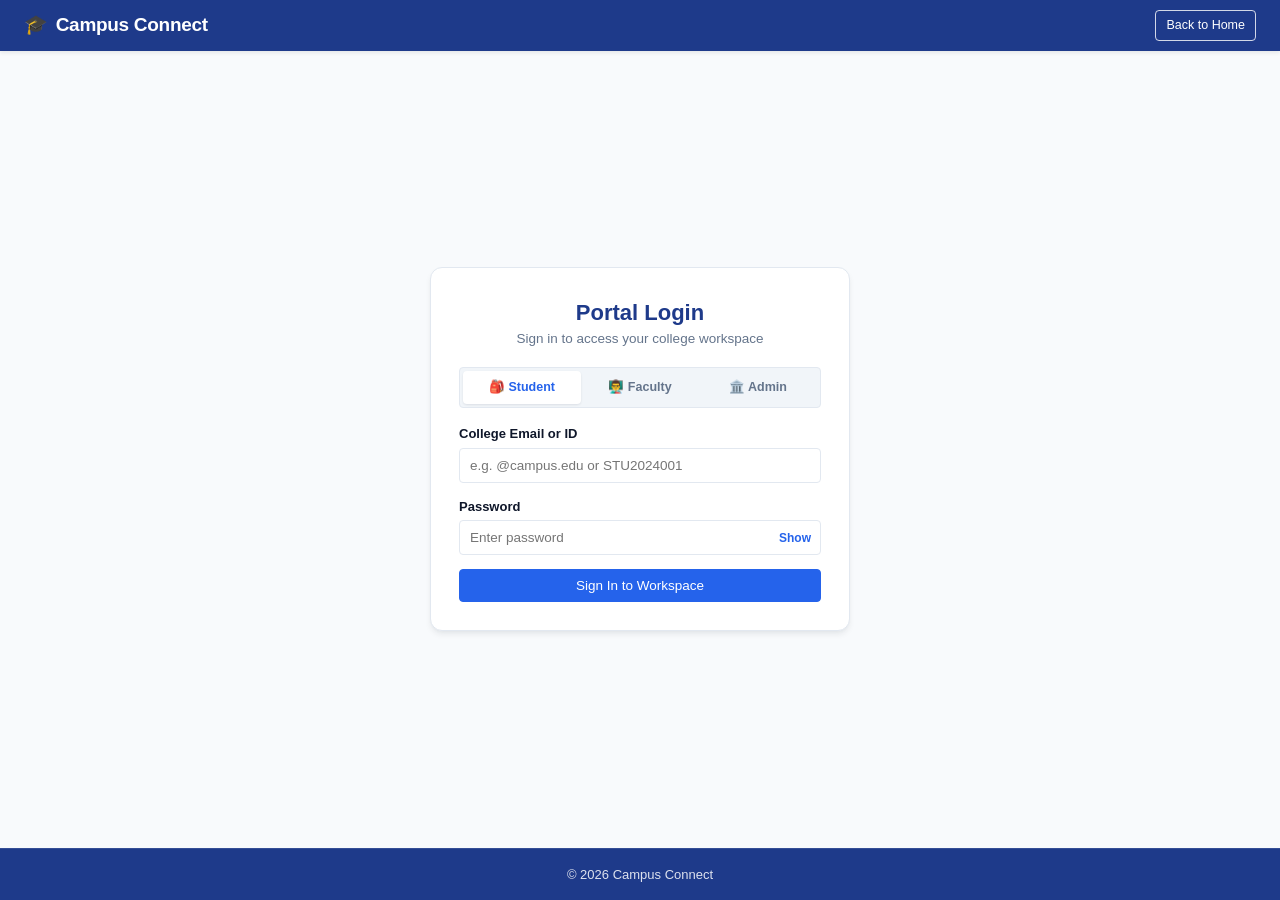
<file: settings.html>
<!DOCTYPE html>
<html lang="en">
<head>
  <meta charset="UTF-8">
  <meta name="viewport" content="width=device-width, initial-scale=1.0">
  <title>Settings - Campus Connect</title>
  <link rel="stylesheet" href="css/style.css?v=50">
</head>
<body>

  <!-- Topbar -->
  <header class="topbar">
    <div class="brand-wrap">
      <span class="menu-btn" id="menuBtn">&#9776;</span>
      <a href="dashboard.html" class="logo">
        <span>🎓</span>
        <span>Campus Connect</span>
      </a>
    </div>

    <div class="topbar-actions">
      <div class="role-switch-box">
        <span>Role:</span>
        <select id="globalRoleSelect">
          <option value="student">Student</option>
          <option value="faculty">Faculty</option>
          <option value="admin">Admin</option>
        </select>
      </div>

      <a href="profile.html" class="user-chip">
        <div class="user-avatar-mini" id="topbarAvatar">A</div>
        <span id="topbarUserName">John Snow</span>
      </a>
    </div>
  </header>

  <div class="dashboard-wrap">
    
    <!-- Mobile Drawer Overlay -->
    <div class="sidebar-overlay" id="sidebarOverlay"></div>

    <!-- Sidebar -->
    <aside class="sidebar" id="sidebar">
      <div class="sidebar-heading">Navigation</div>
      <nav class="sidebar-nav" id="sidebarNav"></nav>
    </aside>

    <!-- Main Content -->
    <main class="main-content">
      <div class="page-header">
        <div>
          <h2>Portal Settings & Security</h2>
          <p>Manage account preferences, password credentials and notifications</p>
        </div>
      </div>

      <div class="grid-2">
        
        <!-- Left: Password & Security -->
        <div class="card">
          <div class="card-header-row">
            <h3>🔒 Security & Password</h3>
          </div>

          <form id="changePassForm">
            <div class="form-group">
              <label for="currentPass">Current Password</label>
              <div class="password-box">
                <input type="password" id="currentPass" class="form-input" placeholder="Enter current password">
                <span class="toggle-pass" data-target="currentPass">Show</span>
              </div>
            </div>

            <div class="form-group">
              <label for="newPass">New Password</label>
              <div class="password-box">
                <input type="password" id="newPass" class="form-input" placeholder="Minimum 6 characters">
                <span class="toggle-pass" data-target="newPass">Show</span>
              </div>
            </div>

            <div class="form-group">
              <label for="confirmNewPass">Confirm New Password</label>
              <div class="password-box">
                <input type="password" id="confirmNewPass" class="form-input" placeholder="Repeat new password">
                <span class="toggle-pass" data-target="confirmNewPass">Show</span>
              </div>
            </div>

            <button type="submit" class="btn btn-primary full-width">Update Password</button>
          </form>
        </div>

        <!-- Right: Notifications & Preferences -->
        <div class="card">
          <div class="card-header-row">
            <h3>🔔 Notification Preferences</h3>
          </div>

          <div class="item-list">
            <div class="list-item">
              <div class="list-item-main">
                <h4>Exam Schedule & Result Alerts</h4>
                <p>Receive notifications when mid-term or end-term marks are posted</p>
              </div>
              <input type="checkbox" checked style="width: 18px; height: 18px; cursor: pointer;">
            </div>

            <div class="list-item">
              <div class="list-item-main">
                <h4>Notice Board Circulars</h4>
                <p>Instant alerts for urgent campus holiday or administrative notices</p>
              </div>
              <input type="checkbox" checked style="width: 18px; height: 18px; cursor: pointer;">
            </div>

            <div class="list-item">
              <div class="list-item-main">
                <h4>Attendance Shortage Warning</h4>
                <p>Email alert whenever subject attendance falls below 75% threshold</p>
              </div>
              <input type="checkbox" checked style="width: 18px; height: 18px; cursor: pointer;">
            </div>

            <div class="list-item">
              <div class="list-item-main">
                <h4>Study Material Uploads</h4>
                <p>Notifications when course instructor uploads new lecture slides</p>
              </div>
              <input type="checkbox" checked style="width: 18px; height: 18px; cursor: pointer;">
            </div>
          </div>

          <button class="btn btn-secondary full-width" style="margin-top: 20px;" onclick="alert('Notification preferences saved successfully (Demo)!')">Save Preferences</button>
        </div>

      </div>

      <!-- About & System Status Card -->
      <div class="card" style="margin-top: 24px;">
        <div class="card-header-row">
          <h3>ℹ️ About Campus Connect Project</h3>
          <span class="badge badge-primary">Mini Project Phase 2 (50%)</span>
        </div>
        <p style="font-size: 14px; color: var(--text-muted); line-height: 1.6;">
          Campus Connect is a comprehensive college management frontend portal built using pure <strong>HTML5, CSS3, and Vanilla JavaScript</strong>.
          It provides multi-role functionality for Students, Faculty, and Administrators with responsive design, instant client-side state handling,
          interactive roll-call attendance, and dynamic dashboards.
        </p>
      </div>

    </main>
  </div>

  <!-- Footer -->
  <footer class="footer">
    <p>&copy; 2026 Campus Connect</p>
  </footer>

  <script src="js/script.js?v=50"></script>
</body>
</html>
</file>
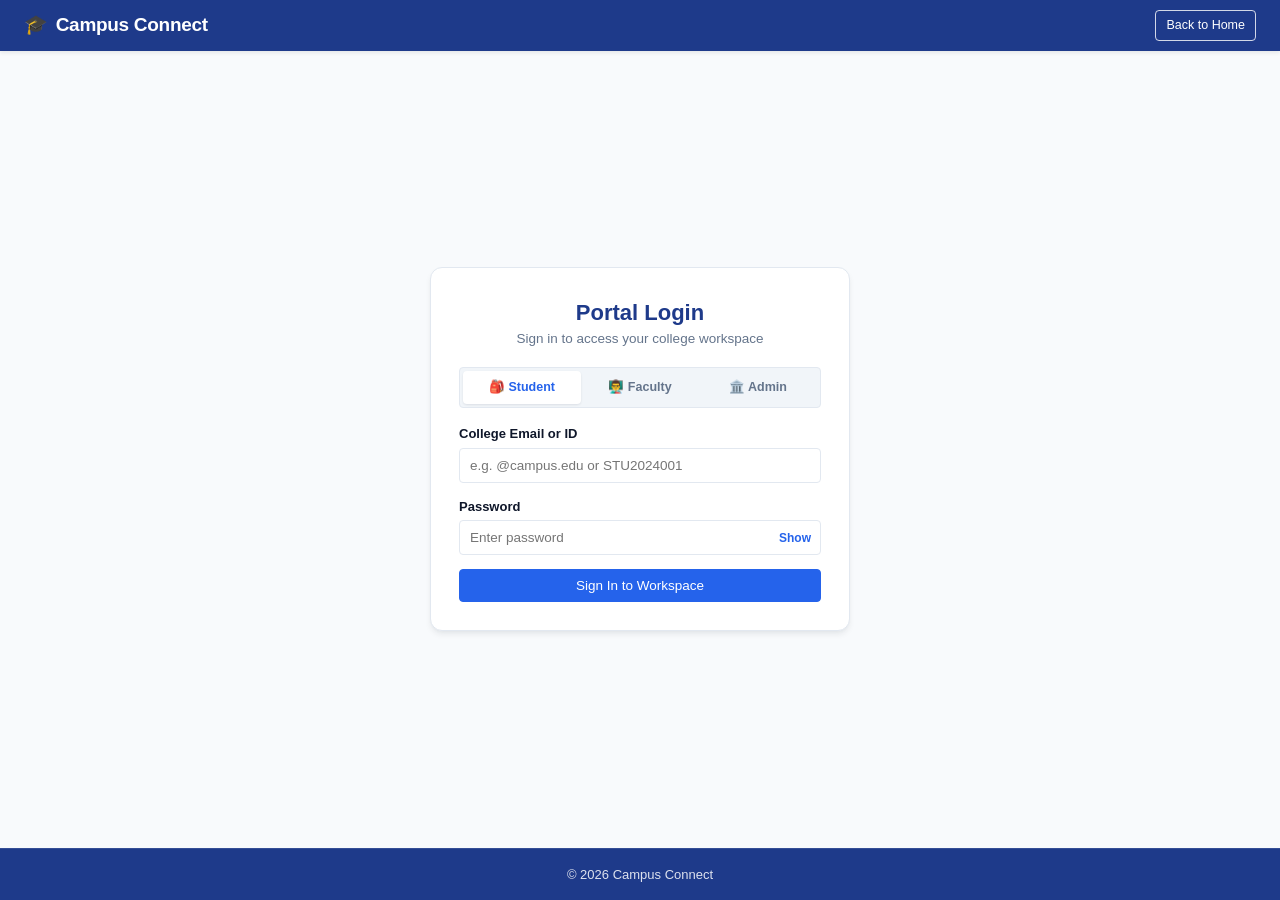
<file: users.html>
<!DOCTYPE html>
<html lang="en">
<head>
  <meta charset="UTF-8">
  <meta name="viewport" content="width=device-width, initial-scale=1.0">
  <title>User Directory - Campus Connect</title>
  <link rel="stylesheet" href="css/style.css?v=50">
</head>
<body>

  <!-- Topbar -->
  <header class="topbar">
    <div class="brand-wrap">
      <span class="menu-btn" id="menuBtn">&#9776;</span>
      <a href="dashboard.html" class="logo">
        <span>🎓</span>
        <span>Campus Connect</span>
      </a>
    </div>

    <div class="topbar-actions">
      <div class="role-switch-box">
        <span>Role:</span>
        <select id="globalRoleSelect">
          <option value="admin">Admin</option>
          <option value="faculty">Faculty</option>
          <option value="student">Student</option>
        </select>
      </div>

      <a href="profile.html" class="user-chip">
        <div class="user-avatar-mini" id="topbarAvatar">A</div>
        <span id="topbarUserName">Admin Controller</span>
      </a>
    </div>
  </header>

  <div class="dashboard-wrap">
    
    <!-- Mobile Drawer Overlay -->
    <div class="sidebar-overlay" id="sidebarOverlay"></div>

    <!-- Sidebar -->
    <aside class="sidebar" id="sidebar">
      <div class="sidebar-heading">Navigation</div>
      <nav class="sidebar-nav" id="sidebarNav"></nav>
    </aside>

    <!-- Main Content -->
    <main class="main-content">
      <div class="page-header">
        <div>
          <h2>Campus User Directory (Admin Management)</h2>
          <p>Centralized database of registered students, faculty members and staff</p>
        </div>
        <div class="page-actions" id="usersPageActions">
          <button class="btn btn-primary btn-sm" id="addUserBtn" onclick="openModal('addUserModal')">+ Add Member</button>
        </div>
      </div>

      <!-- Quick Stats -->
      <div class="card-grid" style="margin-bottom: 24px;">
        <div class="stat-card stat-green">
          <div class="stat-card-header"><span class="stat-card-title">Enrolled Students</span><span class="stat-card-icon">🎓</span></div>
          <div class="stat-card-value">1,250</div>
          <div class="stat-card-desc">Undergraduate & Postgrad</div>
        </div>

        <div class="stat-card">
          <div class="stat-card-header"><span class="stat-card-title">Teaching Faculty</span><span class="stat-card-icon">👨‍🏫</span></div>
          <div class="stat-card-value">85</div>
          <div class="stat-card-desc">Permanent & Visiting</div>
        </div>

        <div class="stat-card stat-amber">
          <div class="stat-card-header"><span class="stat-card-title">Engineering Depts</span><span class="stat-card-icon">🏛️</span></div>
          <div class="stat-card-value">6</div>
          <div class="stat-card-desc">CSE, ECE, ME, CE, EEE, IT</div>
        </div>

        <div class="stat-card stat-purple">
          <div class="stat-card-header"><span class="stat-card-title">Directory Health</span><span class="stat-card-icon">⚡</span></div>
          <div class="stat-card-value">100%</div>
          <div class="stat-card-desc">All records synced</div>
        </div>
      </div>

      <!-- Search & Filters -->
      <div class="filter-bar">
        <div class="search-input-wrap">
          <span class="search-icon">🔍</span>
          <input type="text" id="globalSearchInput" placeholder="Search by name, ID or department...">
        </div>
        <button class="btn btn-primary btn-sm filter-btn active" data-filter="all">All Members</button>
        <button class="btn btn-secondary btn-sm filter-btn" data-filter="student">Students Only</button>
        <button class="btn btn-secondary btn-sm filter-btn" data-filter="faculty">Faculty Only</button>
      </div>

      <!-- User Directory Table -->
      <div class="table-container">
        <table class="data-table">
          <thead>
            <tr>
              <th>Member ID</th>
              <th>Full Name</th>
              <th>Role</th>
              <th>Department</th>
              <th>Year / Designation</th>
              <th>Status</th>
              <th>Actions</th>
            </tr>
          </thead>
          <tbody>
            <tr class="filterable-item" data-category="student">
              <td><strong>STU2024001</strong></td>
              <td>John Snow</td>
              <td><span class="badge badge-primary">Student</span></td>
              <td>Computer Science</td>
              <td>3rd Year (Sem 6)</td>
              <td><span class="badge badge-success">Active</span></td>
              <td><button class="btn btn-secondary btn-sm" onclick="alert('Viewing record for John Snow')">View</button></td>
            </tr>

            <tr class="filterable-item" data-category="faculty">
              <td><strong>FAC2018042</strong></td>
              <td>P B Patil</td>
              <td><span class="badge badge-success">Faculty</span></td>
              <td>Computer Science</td>
              <td>Associate Professor</td>
              <td><span class="badge badge-success">Active</span></td>
              <td><button class="btn btn-secondary btn-sm" onclick="alert('Viewing record for P B Patil')">View</button></td>
            </tr>

            <tr class="filterable-item" data-category="student">
              <td><strong>STU2024002</strong></td>
              <td>Priya Patel</td>
              <td><span class="badge badge-primary">Student</span></td>
              <td>Computer Science</td>
              <td>3rd Year (Sem 6)</td>
              <td><span class="badge badge-success">Active</span></td>
              <td><button class="btn btn-secondary btn-sm" onclick="alert('Viewing record for Priya Patel')">View</button></td>
            </tr>

            <tr class="filterable-item" data-category="faculty">
              <td><strong>FAC2019018</strong></td>
              <td>Prof. Rajesh Verma</td>
              <td><span class="badge badge-success">Faculty</span></td>
              <td>Computer Science</td>
              <td>Assistant Professor</td>
              <td><span class="badge badge-success">Active</span></td>
              <td><button class="btn btn-secondary btn-sm" onclick="alert('Viewing record for Prof. Rajesh Verma')">View</button></td>
            </tr>

            <tr class="filterable-item" data-category="student">
              <td><strong>STU2023089</strong></td>
              <td>Aman Verma</td>
              <td><span class="badge badge-primary">Student</span></td>
              <td>Electronics</td>
              <td>2nd Year (Sem 4)</td>
              <td><span class="badge badge-success">Active</span></td>
              <td><button class="btn btn-secondary btn-sm" onclick="alert('Viewing record for Aman Verma')">View</button></td>
            </tr>

            <tr class="filterable-item" data-category="student">
              <td><strong>STU2022014</strong></td>
              <td>Sneha Roy</td>
              <td><span class="badge badge-primary">Student</span></td>
              <td>Mechanical</td>
              <td>4th Year (Sem 8)</td>
              <td><span class="badge badge-success">Active</span></td>
              <td><button class="btn btn-secondary btn-sm" onclick="alert('Viewing record for Sneha Roy')">View</button></td>
            </tr>
          </tbody>
        </table>
      </div>

    </main>
  </div>

  <!-- Add Member Modal -->
  <div class="modal-overlay" id="addUserModal">
    <div class="modal-box">
      <div class="modal-header">
        <h3>Enroll New Campus Member</h3>
        <span class="modal-close" onclick="closeModal('addUserModal')">&times;</span>
      </div>
      <div class="modal-body">
        <div class="form-group">
          <label>Member Type</label>
          <select class="form-select">
            <option>Student</option>
            <option>Faculty Member</option>
            <option>Staff Member</option>
          </select>
        </div>
        <div class="form-group">
          <label>Full Name</label>
          <input type="text" class="form-input" placeholder="e.g. Ankit Gupta">
        </div>
        <div class="form-group">
          <label>Department</label>
          <select class="form-select">
            <option>Computer Science & Engineering</option>
            <option>Electronics & Communication</option>
            <option>Mechanical Engineering</option>
            <option>Civil Engineering</option>
          </select>
        </div>
        <div class="form-group">
          <label>College Email</label>
          <input type="email" class="form-input" placeholder="e.g. ankit@campus.edu">
        </div>
      </div>
      <div class="modal-footer">
        <button class="btn btn-secondary btn-sm" onclick="closeModal('addUserModal')">Cancel</button>
        <button class="btn btn-primary btn-sm" onclick="alert('Member added to directory successfully (Demo)!'); closeModal('addUserModal');">Enroll Member</button>
      </div>
    </div>
  </div>

  <!-- Footer -->
  <footer class="footer">
    <p>&copy; 2026 Campus Connect</p>
  </footer>

  <script src="js/script.js?v=50"></script>
</body>
</html>
</file>
<file: css/style.css>
/* =========================================================
   Campus Connect - College Portal Stylesheet
   Clean, modern, professional engineering mini-project UI.
   ========================================================= */

:root {
  --primary: #1e3a8a;        /* Deep Academic Navy */
  --primary-hover: #172554;  /* Darker Navy */
  --primary-light: #eff6ff;  /* Soft Blue Background Tint */
  --accent: #2563eb;         /* Clean Royal Blue Accent */
  --accent-hover: #1d4ed8;   /* Darker Blue */
  
  --bg-page: #f8fafc;        /* Slate 50 Neutral Background */
  --bg-card: #ffffff;        /* Pure White Card */
  --bg-subtle: #f1f5f9;      /* Slate 100 Background */
  
  --text-main: #0f172a;      /* Dark Slate Heading */
  --text-body: #334155;      /* Slate 700 Body Text */
  --text-muted: #64748b;     /* Slate 500 Subtitle / Label */
  
  --border: #e2e8f0;         /* Slate 200 Border */
  --border-focus: #3b82f6;   /* Focus Outline */
  
  --success: #15803d;        /* Forest Green */
  --success-bg: #dcfce7;     /* Light Green */
  --warning: #b45309;        /* Amber Orange */
  --warning-bg: #fef3c7;     /* Light Amber */
  --danger: #b91c1c;         /* Crimson Red */
  --danger-bg: #fee2e2;      /* Light Red */
  --info: #0369a1;           /* Ocean Blue */
  --info-bg: #e0f2fe;        /* Light Ocean */
  
  --radius-sm: 4px;
  --radius-md: 8px;
  --radius-lg: 12px;
  --radius-full: 9999px;
  
  --shadow-sm: 0 1px 3px rgba(15, 23, 42, 0.06), 0 1px 2px rgba(15, 23, 42, 0.04);
  --shadow-md: 0 4px 6px -1px rgba(15, 23, 42, 0.08), 0 2px 4px -2px rgba(15, 23, 42, 0.04);
}

/* Base Reset & Typography */
* {
  margin: 0;
  padding: 0;
  box-sizing: border-box;
  font-family: -apple-system, BlinkMacSystemFont, "Segoe UI", Roboto, "Helvetica Neue", Arial, sans-serif;
}

body {
  background-color: var(--bg-page);
  color: var(--text-body);
  line-height: 1.5;
  min-height: 100vh;
  display: flex;
  flex-direction: column;
  -webkit-font-smoothing: antialiased;
}

a {
  text-decoration: none;
  color: inherit;
}

/* =========================================================
   Topbar / Header
   ========================================================= */
.topbar {
  background-color: var(--primary);
  color: #ffffff;
  padding: 10px 24px;
  display: flex;
  align-items: center;
  justify-content: space-between;
  position: sticky;
  top: 0;
  z-index: 50;
  box-shadow: 0 2px 4px rgba(0, 0, 0, 0.08);
}

.brand-wrap,
.topbar-actions {
  display: flex;
  align-items: center;
  gap: 14px;
}

.logo {
  font-size: 19px;
  font-weight: 700;
  color: #ffffff;
  display: flex;
  align-items: center;
  gap: 8px;
  letter-spacing: -0.3px;
}

.logo-badge {
  font-size: 11px;
  font-weight: 600;
  background-color: rgba(255, 255, 255, 0.2);
  padding: 2px 8px;
  border-radius: var(--radius-full);
}

.menu-btn {
  font-size: 18px;
  cursor: pointer;
  display: none;
  background: rgba(255, 255, 255, 0.15);
  border: 1px solid rgba(255, 255, 255, 0.25);
  border-radius: var(--radius-sm);
  padding: 3px 8px;
  color: #ffffff;
  user-select: none;
}

.role-switch-box {
  display: flex;
  align-items: center;
  gap: 6px;
  background-color: rgba(255, 255, 255, 0.15);
  padding: 4px 10px;
  border-radius: var(--radius-full);
  font-size: 12.5px;
  border: 1px solid rgba(255, 255, 255, 0.2);
}

.role-switch-box select {
  background: transparent;
  color: #ffffff;
  border: none;
  font-weight: 600;
  cursor: pointer;
  outline: none;
  font-size: 12.5px;
}

.role-switch-box select option {
  color: var(--text-main);
  background: #ffffff;
}

.user-chip {
  display: flex;
  align-items: center;
  gap: 8px;
  background-color: rgba(255, 255, 255, 0.15);
  padding: 4px 12px;
  border-radius: var(--radius-full);
  font-size: 13px;
  border: 1px solid rgba(255, 255, 255, 0.2);
  transition: background-color 0.2s;
}

.user-chip:hover {
  background-color: rgba(255, 255, 255, 0.25);
}

.user-avatar-mini {
  width: 24px;
  height: 24px;
  background-color: #ffffff;
  color: var(--primary);
  border-radius: var(--radius-full);
  display: flex;
  align-items: center;
  justify-content: center;
  font-weight: 700;
  font-size: 12px;
}

/* =========================================================
   Buttons
   ========================================================= */
.btn {
  display: inline-flex;
  align-items: center;
  justify-content: center;
  gap: 6px;
  padding: 8px 16px;
  border-radius: var(--radius-sm);
  border: 1px solid transparent;
  font-size: 13.5px;
  font-weight: 500;
  cursor: pointer;
  transition: all 0.15s ease;
  user-select: none;
}

.btn:active {
  transform: translateY(1px);
}

.btn-primary,
.btn-filled {
  background-color: var(--accent);
  color: #ffffff;
  border-color: var(--accent);
}

.btn-primary:hover,
.btn-filled:hover {
  background-color: var(--accent-hover);
  border-color: var(--accent-hover);
}

.btn-secondary {
  background-color: var(--bg-subtle);
  color: var(--text-main);
  border: 1px solid var(--border);
}

.btn-secondary:hover {
  background-color: #e2e8f0;
  border-color: #cbd5e1;
}

.btn-outline {
  background: transparent;
  color: #ffffff;
  border: 1px solid rgba(255, 255, 255, 0.8);
}

.btn-outline:hover {
  background-color: #ffffff;
  color: var(--primary);
}

.btn-sm {
  padding: 5px 10px;
  font-size: 12.5px;
}

.btn-success { background-color: var(--success); color: #ffffff; }
.btn-success:hover { background-color: #166534; }

.btn-danger { background-color: var(--danger); color: #ffffff; }
.btn-danger:hover { background-color: #991b1b; }

.btn-warning { background-color: var(--warning); color: #ffffff; }
.btn-warning:hover { background-color: #92400e; }

.full-width {
  width: 100%;
}

/* =========================================================
   Home / Landing Page
   ========================================================= */
.hero {
  text-align: center;
  padding: 48px 20px 40px;
  background: linear-gradient(180deg, #e0f2fe 0%, #f8fafc 100%);
  border-bottom: 1px solid var(--border);
}

.hero-pill {
  display: inline-block;
  background-color: #dbeafe;
  color: var(--primary);
  font-size: 12px;
  font-weight: 600;
  padding: 3px 12px;
  border-radius: var(--radius-full);
  margin-bottom: 12px;
  border: 1px solid #bfdbfe;
}

.hero h2 {
  font-size: 32px;
  color: var(--primary);
  font-weight: 700;
  margin-bottom: 8px;
  letter-spacing: -0.5px;
}

.hero p {
  max-width: 620px;
  margin: 0 auto 20px auto;
  color: var(--text-muted);
  font-size: 15px;
}

.hero-btns {
  display: flex;
  gap: 12px;
  justify-content: center;
  margin-bottom: 28px;
}

.stats-strip {
  display: flex;
  justify-content: center;
  gap: 36px;
  padding-top: 20px;
  border-top: 1px solid #cbd5e1;
  flex-wrap: wrap;
}

.stat-item {
  text-align: center;
}

.stat-number {
  font-size: 22px;
  font-weight: 700;
  color: var(--primary);
}

.stat-label {
  font-size: 12.5px;
  color: var(--text-muted);
}

.home-section {
  max-width: 1080px;
  margin: 0 auto;
  padding: 36px 20px;
}

.section-title {
  text-align: center;
  margin-bottom: 24px;
}

.section-title h3 {
  font-size: 22px;
  color: var(--primary);
  font-weight: 700;
  margin-bottom: 4px;
}

.section-title p {
  color: var(--text-muted);
  font-size: 14px;
}

/* =========================================================
   Grids & Cards
   ========================================================= */
.grid-2 { display: grid; grid-template-columns: repeat(2, 1fr); gap: 20px; }
.grid-3 { display: grid; grid-template-columns: repeat(3, 1fr); gap: 20px; }
.grid-4 { display: grid; grid-template-columns: repeat(4, 1fr); gap: 16px; }

.card,
.feature-card,
.role-card {
  background-color: var(--bg-card);
  padding: 20px;
  border-radius: var(--radius-md);
  border: 1px solid var(--border);
  box-shadow: var(--shadow-sm);
  display: flex;
  flex-direction: column;
  justify-content: space-between;
  transition: border-color 0.2s, box-shadow 0.2s;
}

.card:hover,
.feature-card:hover,
.role-card:hover {
  border-color: #cbd5e1;
  box-shadow: var(--shadow-md);
}

.feature-icon {
  width: 38px;
  height: 38px;
  background-color: var(--primary-light);
  color: var(--accent);
  border-radius: var(--radius-sm);
  display: flex;
  align-items: center;
  justify-content: center;
  font-size: 18px;
  margin-bottom: 12px;
}

.feature-card h4 {
  font-size: 16px;
  color: var(--text-main);
  margin-bottom: 6px;
  font-weight: 600;
}

.feature-card p,
.role-card p {
  font-size: 13.5px;
  color: var(--text-muted);
  line-height: 1.5;
}

.role-card {
  text-align: center;
}

.role-card h4 {
  font-size: 17px;
  color: var(--text-main);
  margin-bottom: 6px;
  font-weight: 600;
}

.role-card p {
  margin-bottom: 16px;
}

.role-badge-tag {
  display: inline-block;
  padding: 2px 8px;
  font-size: 11px;
  font-weight: 600;
  border-radius: var(--radius-full);
  margin-bottom: 10px;
}

.tag-student { background-color: #dbeafe; color: #1e40af; }
.tag-faculty { background-color: var(--success-bg); color: var(--success); }
.tag-admin { background-color: var(--warning-bg); color: var(--warning); }

/* =========================================================
   Dashboard & Portal Layout
   ========================================================= */
.dashboard-wrap {
  display: flex;
  flex: 1;
}

/* Sidebar */
.sidebar {
  width: 230px;
  background-color: var(--bg-card);
  border-right: 1px solid var(--border);
  padding: 16px 0;
  display: flex;
  flex-direction: column;
  flex-shrink: 0;
}

.sidebar-heading {
  font-size: 11px;
  text-transform: uppercase;
  color: var(--text-muted);
  font-weight: 700;
  padding: 6px 18px;
  letter-spacing: 0.5px;
}

.sidebar-nav {
  display: flex;
  flex-direction: column;
  gap: 2px;
  padding: 0 8px;
}

.sidebar a {
  padding: 8px 12px;
  border-radius: var(--radius-sm);
  display: flex;
  align-items: center;
  gap: 10px;
  font-size: 13.5px;
  color: var(--text-body);
  font-weight: 500;
  border-left: 3px solid transparent;
  transition: all 0.15s ease;
}

.sidebar a:hover {
  background-color: var(--bg-subtle);
  color: var(--primary);
  padding-left: 14px;
}

.sidebar a.active {
  background-color: var(--primary-light);
  color: var(--primary);
  font-weight: 600;
  border-left-color: var(--accent);
  padding-left: 14px;
}

.sidebar-icon {
  font-size: 15px;
  width: 18px;
  text-align: center;
}

.sidebar-overlay {
  display: none;
  position: fixed;
  inset: 0;
  background: rgba(15, 23, 42, 0.45);
  backdrop-filter: blur(1px);
  z-index: 45;
}

.sidebar-overlay.active {
  display: block;
}

/* Main Content Area */
.main-content {
  flex: 1;
  padding: 24px;
  max-width: 1200px;
  margin: 0 auto;
  width: 100%;
}

.page-header {
  display: flex;
  justify-content: space-between;
  align-items: center;
  margin-bottom: 20px;
  flex-wrap: wrap;
  gap: 10px;
}

.page-header h2 {
  font-size: 22px;
  color: var(--text-main);
  font-weight: 700;
}

.page-header p {
  font-size: 13.5px;
  color: var(--text-muted);
}

/* Welcome Banner */
.welcome-banner {
  background: linear-gradient(135deg, var(--primary) 0%, #2563eb 100%);
  color: #ffffff;
  padding: 20px 24px;
  border-radius: var(--radius-md);
  margin-bottom: 20px;
  display: flex;
  justify-content: space-between;
  align-items: center;
  flex-wrap: wrap;
  gap: 12px;
  box-shadow: var(--shadow-sm);
}

.welcome-text h3 {
  font-size: 20px;
  font-weight: 700;
  margin-bottom: 2px;
}

.welcome-text p {
  font-size: 13.5px;
  opacity: 0.9;
}

.welcome-meta {
  display: flex;
  gap: 14px;
  background: rgba(255, 255, 255, 0.18);
  padding: 8px 14px;
  border-radius: var(--radius-sm);
  font-size: 12.5px;
}

/* Stat Cards */
.card-grid {
  display: grid;
  grid-template-columns: repeat(4, 1fr);
  gap: 16px;
  margin-bottom: 20px;
}

.stat-card {
  background-color: var(--bg-card);
  padding: 16px;
  border-radius: var(--radius-md);
  border: 1px solid var(--border);
  border-top: 3px solid var(--accent);
  box-shadow: var(--shadow-sm);
}

.stat-card.stat-green { border-top-color: var(--success); }
.stat-card.stat-amber { border-top-color: var(--warning); }
.stat-card.stat-purple { border-top-color: #7c3aed; }

.stat-card-header {
  font-size: 12px;
  color: var(--text-muted);
  font-weight: 600;
  text-transform: uppercase;
}

.stat-card-value {
  font-size: 24px;
  font-weight: 700;
  color: var(--text-main);
  margin: 4px 0 2px;
}

.stat-card-desc {
  font-size: 12px;
  color: var(--text-muted);
}

.card-header-row {
  display: flex;
  justify-content: space-between;
  align-items: center;
  margin-bottom: 14px;
  padding-bottom: 10px;
  border-bottom: 1px solid var(--border);
}

.card-header-row h3 {
  font-size: 16px;
  font-weight: 700;
  color: var(--text-main);
}

/* Badges */
.badge {
  display: inline-flex;
  align-items: center;
  padding: 2px 8px;
  border-radius: var(--radius-full);
  font-size: 11.5px;
  font-weight: 600;
}

.badge-primary { background-color: var(--primary-light); color: var(--accent); }
.badge-success { background-color: var(--success-bg); color: var(--success); }
.badge-warning { background-color: var(--warning-bg); color: var(--warning); }
.badge-danger { background-color: var(--danger-bg); color: var(--danger); }
.badge-info { background-color: var(--info-bg); color: var(--info); }
.badge-secondary { background-color: var(--bg-subtle); color: var(--text-muted); }

/* List Items (Notices, Events, Schedule) */
.item-list {
  display: flex;
  flex-direction: column;
  gap: 10px;
}

.list-item {
  padding: 10px 12px;
  border-radius: var(--radius-sm);
  background-color: var(--bg-page);
  border: 1px solid var(--border);
  display: flex;
  justify-content: space-between;
  align-items: center;
  transition: all 0.15s;
}

.list-item:hover {
  background-color: var(--bg-card);
  border-color: #cbd5e1;
}

.list-item-main h4 {
  font-size: 14px;
  font-weight: 600;
  color: var(--text-main);
  margin-bottom: 2px;
}

.list-item-main p {
  font-size: 12.5px;
  color: var(--text-muted);
}

.list-item-date {
  font-size: 11.5px;
  color: var(--text-muted);
  flex-shrink: 0;
  margin-left: 10px;
}

/* =========================================================
   Tables
   ========================================================= */
.table-container {
  background-color: var(--bg-card);
  border-radius: var(--radius-md);
  border: 1px solid var(--border);
  box-shadow: var(--shadow-sm);
  overflow-x: auto;
}

.data-table {
  width: 100%;
  border-collapse: collapse;
  font-size: 13.5px;
}

.data-table th {
  background-color: var(--bg-subtle);
  padding: 10px 14px;
  color: var(--text-muted);
  font-size: 12px;
  font-weight: 600;
  text-transform: uppercase;
  border-bottom: 1px solid var(--border);
  text-align: left;
}

.data-table td {
  padding: 11px 14px;
  border-bottom: 1px solid var(--border);
  color: var(--text-body);
}

.data-table tbody tr:hover {
  background-color: var(--primary-light);
}

.data-table tbody tr:last-child td {
  border-bottom: none;
}

/* Filter & Search Bar */
.filter-bar {
  display: flex;
  gap: 10px;
  align-items: center;
  margin-bottom: 16px;
  flex-wrap: wrap;
}

.search-input-wrap {
  position: relative;
  flex: 1;
  min-width: 200px;
}

.search-input-wrap input {
  width: 100%;
  padding: 8px 10px 8px 32px;
  border: 1px solid var(--border);
  border-radius: var(--radius-sm);
  font-size: 13.5px;
  outline: none;
  background-color: var(--bg-card);
}

.search-input-wrap input:focus {
  border-color: var(--border-focus);
  box-shadow: 0 0 0 3px rgba(37, 99, 235, 0.1);
}

.search-icon {
  position: absolute;
  left: 10px;
  top: 50%;
  transform: translateY(-50%);
  color: var(--text-muted);
  font-size: 13px;
}

/* =========================================================
   Forms & Authentication
   ========================================================= */
.form-section {
  display: flex;
  justify-content: center;
  align-items: center;
  padding: 40px 20px;
  flex: 1;
}

.form-box {
  background-color: var(--bg-card);
  padding: 28px;
  border-radius: var(--radius-lg);
  border: 1px solid var(--border);
  box-shadow: var(--shadow-md);
  width: 100%;
  max-width: 420px;
}

.form-header {
  text-align: center;
  margin-bottom: 18px;
}

.form-header h2 {
  font-size: 22px;
  font-weight: 700;
  color: var(--primary);
}

.form-header p {
  font-size: 13.5px;
  color: var(--text-muted);
}

.role-tabs {
  display: flex;
  background-color: var(--bg-subtle);
  padding: 3px;
  border-radius: var(--radius-sm);
  margin-bottom: 16px;
  border: 1px solid var(--border);
}

.role-tab {
  flex: 1;
  text-align: center;
  padding: 7px 4px;
  font-size: 12.5px;
  font-weight: 600;
  color: var(--text-muted);
  border-radius: var(--radius-sm);
  cursor: pointer;
  transition: all 0.15s;
}

.role-tab.active {
  background-color: var(--bg-card);
  color: var(--accent);
  box-shadow: var(--shadow-sm);
}

.form-group {
  margin-bottom: 14px;
}

.form-group label {
  display: block;
  font-size: 13px;
  font-weight: 600;
  margin-bottom: 4px;
  color: var(--text-main);
}

.form-input,
.form-select,
.form-box input,
.form-box select {
  width: 100%;
  padding: 9px 10px;
  border: 1px solid var(--border);
  border-radius: var(--radius-sm);
  font-size: 13.5px;
  background-color: var(--bg-card);
  color: var(--text-main);
  outline: none;
  transition: border-color 0.15s, box-shadow 0.15s;
}

.form-input:focus,
.form-select:focus,
.form-box input:focus,
.form-box select:focus {
  border-color: var(--border-focus);
  box-shadow: 0 0 0 3px rgba(37, 99, 235, 0.1);
}

.password-box {
  position: relative;
}

.toggle-pass {
  position: absolute;
  right: 10px;
  top: 50%;
  transform: translateY(-50%);
  font-size: 12px;
  color: var(--accent);
  cursor: pointer;
  font-weight: 600;
  user-select: none;
}

.demo-credentials-box {
  background-color: var(--bg-subtle);
  border: 1px dashed var(--border);
  border-radius: var(--radius-sm);
  padding: 8px 10px;
  margin-top: 12px;
  font-size: 11.5px;
  color: var(--text-muted);
}

.demo-btn-row {
  display: flex;
  gap: 4px;
  margin-top: 6px;
}

.demo-badge-btn {
  background-color: var(--bg-card);
  border: 1px solid var(--border);
  padding: 2px 8px;
  border-radius: var(--radius-sm);
  font-size: 11px;
  cursor: pointer;
  color: var(--accent);
  font-weight: 500;
}

.demo-badge-btn:hover {
  background-color: var(--primary-light);
}

.error-msg { color: var(--danger); font-size: 12.5px; margin-top: 6px; }
.success-msg { color: var(--success); font-size: 12.5px; margin-top: 6px; }
.link-text { text-align: center; margin-top: 14px; font-size: 13px; color: var(--text-muted); }
.link-text a { color: var(--accent); font-weight: 600; }

/* =========================================================
   Profile Page
   ========================================================= */
.profile-grid {
  display: grid;
  grid-template-columns: 280px 1fr;
  gap: 20px;
}

.profile-card {
  background-color: var(--bg-card);
  padding: 24px;
  border-radius: var(--radius-md);
  border: 1px solid var(--border);
  box-shadow: var(--shadow-sm);
  text-align: center;
}

.profile-pic {
  width: 100px;
  height: 100px;
  border-radius: var(--radius-full);
  object-fit: cover;
  border: 3px solid var(--primary-light);
  margin-bottom: 10px;
}

.profile-name {
  font-size: 18px;
  font-weight: 700;
  margin-bottom: 4px;
  color: var(--text-main);
}

.profile-detail-row {
  display: flex;
  justify-content: space-between;
  padding: 7px 0;
  border-bottom: 1px solid var(--border);
  font-size: 13px;
}

.profile-detail-row:last-child {
  border-bottom: none;
}

.profile-detail-label {
  color: var(--text-muted);
}

.profile-detail-val {
  font-weight: 600;
  color: var(--text-main);
}

/* =========================================================
   Modals
   ========================================================= */
.modal-overlay {
  display: none;
  position: fixed;
  inset: 0;
  background: rgba(15, 23, 42, 0.45);
  backdrop-filter: blur(1px);
  z-index: 60;
  align-items: center;
  justify-content: center;
  padding: 16px;
}

.modal-overlay.active {
  display: flex;
}

.modal-box {
  background-color: var(--bg-card);
  width: 100%;
  max-width: 460px;
  border-radius: var(--radius-md);
  border: 1px solid var(--border);
  box-shadow: var(--shadow-md);
  overflow: hidden;
}

.modal-header {
  padding: 14px 16px;
  border-bottom: 1px solid var(--border);
  display: flex;
  justify-content: space-between;
  align-items: center;
}

.modal-header h3 {
  font-size: 16px;
  font-weight: 700;
  color: var(--primary);
}

.modal-close {
  cursor: pointer;
  font-size: 18px;
  color: var(--text-muted);
}

.modal-body {
  padding: 16px;
}

.modal-footer {
  padding: 12px 16px;
  border-top: 1px solid var(--border);
  background-color: var(--bg-subtle);
  display: flex;
  justify-content: flex-end;
  gap: 8px;
}

/* Progress bar */
.progress-bar-bg {
  width: 100%;
  height: 6px;
  background-color: var(--bg-subtle);
  border-radius: var(--radius-full);
  overflow: hidden;
  margin-top: 6px;
}

.progress-bar-fill {
  height: 100%;
  background-color: var(--accent);
  border-radius: var(--radius-full);
}

.progress-green { background-color: var(--success); }
.progress-amber { background-color: var(--warning); }

/* =========================================================
   Footer
   ========================================================= */
.footer {
  background-color: var(--primary);
  color: rgba(255, 255, 255, 0.85);
  text-align: center;
  padding: 16px;
  font-size: 13px;
  margin-top: auto;
  border-top: 1px solid rgba(255, 255, 255, 0.1);
}

/* =========================================================
   Responsive Breakpoints
   ========================================================= */
@media (max-width: 900px) {
  .card-grid { grid-template-columns: repeat(2, 1fr); }
  .grid-3, .grid-4 { grid-template-columns: repeat(2, 1fr); }
  .profile-grid { grid-template-columns: 1fr; }
}

@media (max-width: 768px) {
  .menu-btn { display: block; }
  .sidebar {
    position: fixed;
    top: 0;
    left: -240px;
    height: 100vh;
    z-index: 55;
    transition: left 0.25s ease;
    width: 230px;
    box-shadow: 2px 0 8px rgba(0, 0, 0, 0.15);
  }
  .sidebar.open { left: 0; }
  .main-content { padding: 16px; }
  .card-grid, .grid-2, .grid-3, .grid-4 { grid-template-columns: 1fr; }
  .hero h2 { font-size: 24px; }
  .topbar-actions .user-chip span { display: none; }
}
</file>
